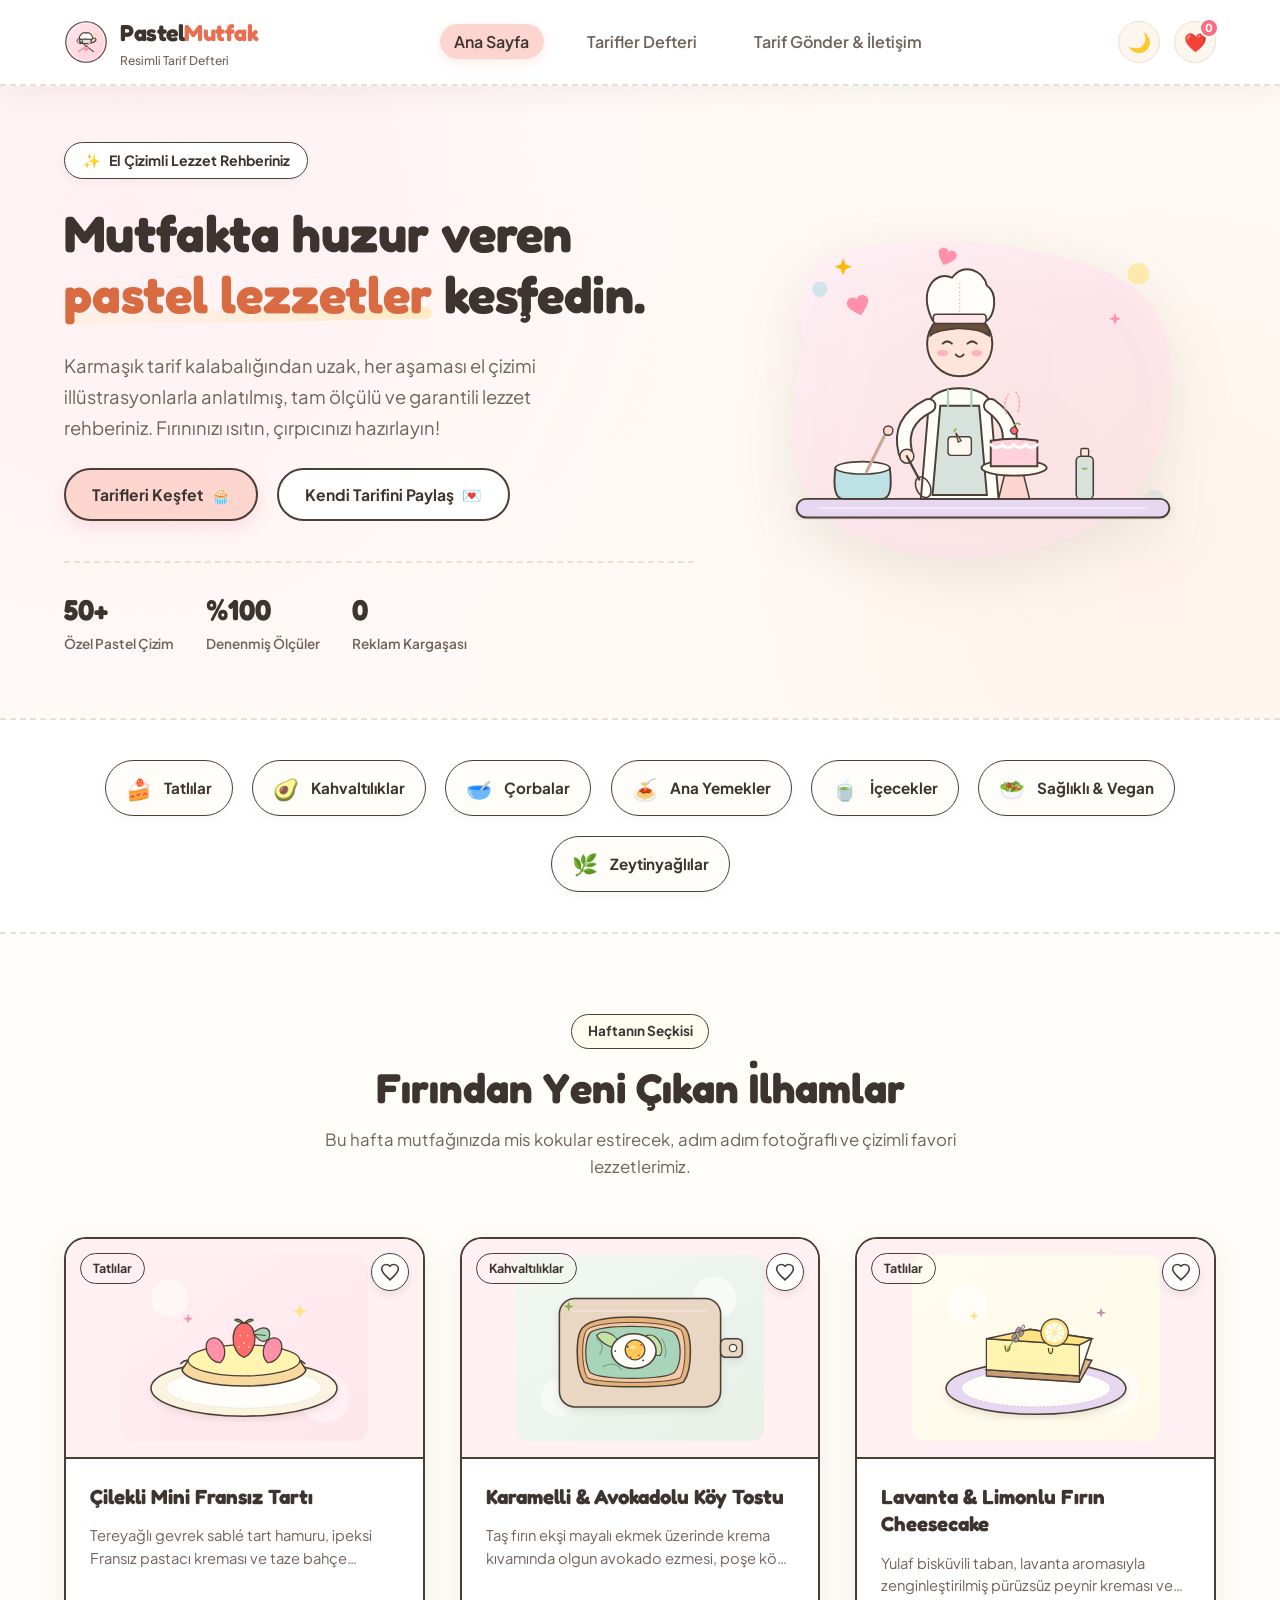
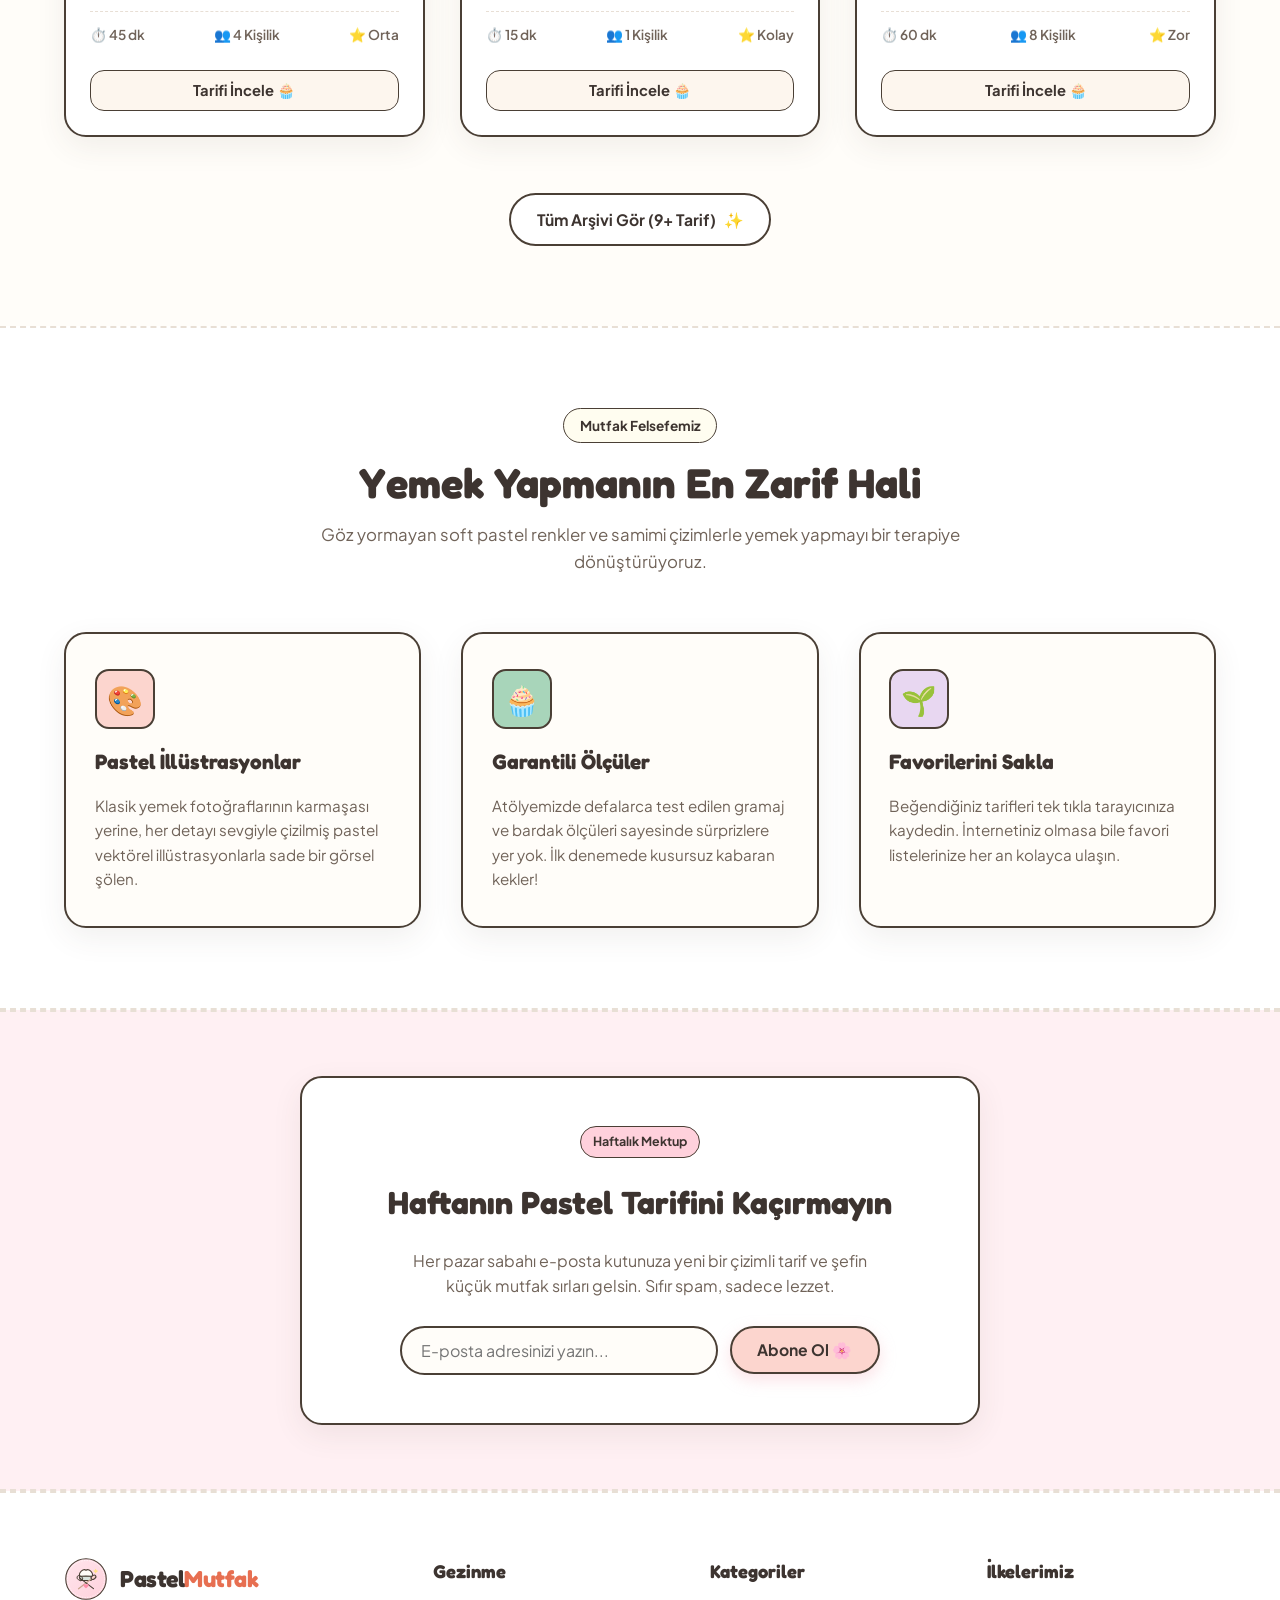
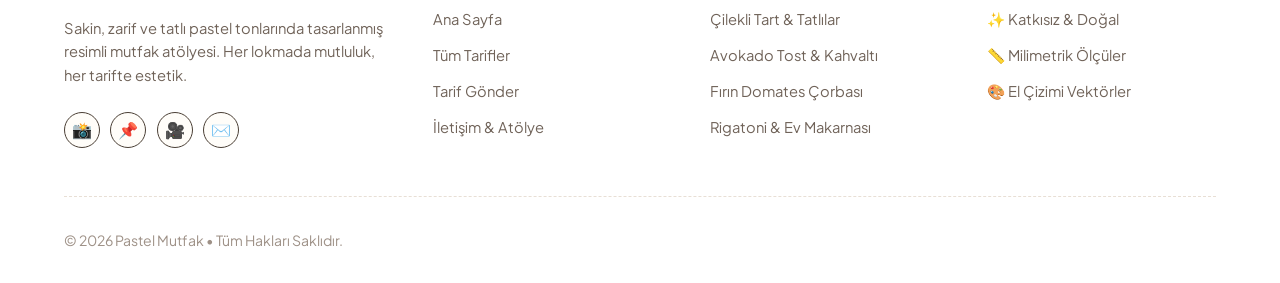
<file: index.html>
<!DOCTYPE html>
<html lang="tr">
<head>
  <meta charset="UTF-8">
  <meta name="viewport" content="width=device-width, initial-scale=1.0">
  <meta name="description" content="Pastel Mutfak • Şık pastel çizim tarzında denenmiş, tam ölçülü tatlı, yemek ve kahvaltı tarifleri defteri.">
  <meta name="theme-color" content="#FFD1DC">
  <title>Pastel Mutfak • Resimli Pastel Tarif Defteri</title>

  <!-- Google Fonts: Fredoka & Plus Jakarta Sans -->
  <link rel="preconnect" href="https://fonts.googleapis.com">
  <link rel="preconnect" href="https://fonts.gstatic.com" crossorigin>
  <link href="https://fonts.googleapis.com/css2?family=Fredoka:wght@400;500;600;700&family=Plus+Jakarta+Sans:wght@400;500;600;700&display=swap" rel="stylesheet">

  <!-- Tek Harici Stil Dosyası -->
  <link rel="stylesheet" href="css/style.css">
</head>
<body>

  <!-- ======================================================================
       ORTAK ÜST BİLGİ & GEZİNME MENÜSÜ (HEADER / NAV - FLEXBOX)
       ====================================================================== -->
  <header class="site-header">
    <div class="container header-container">
      <!-- Marka Logosu & Başlık -->
      <a href="index.html" class="site-brand" aria-label="Pastel Mutfak Ana Sayfa">
        <img src="img/logo.svg" alt="Pastel Mutfak el çizimi tencere ve çırpıcı logosu" class="brand-logo-img">
        <div class="brand-text-wrap">
          <span class="brand-name">Pastel<span>Mutfak</span></span>
          <span class="brand-tagline">Resimli Tarif Defteri</span>
        </div>
      </a>

      <!-- Masaüstü & Mobil Gezinme Menüsü -->
      <nav class="site-nav" aria-label="Ana Gezinme">
        <ul class="nav-menu" id="nav-menu">
          <li><a href="index.html" class="nav-link active">Ana Sayfa</a></li>
          <li><a href="tarifler.html" class="nav-link">Tarifler Defteri</a></li>
          <li><a href="iletisim.html" class="nav-link">Tarif Gönder & İletişim</a></li>
        </ul>
      </nav>

      <!-- Aksiyon Düğmeleri (Gece Modu & Favoriler) -->
      <div class="header-actions">
        <!-- Gece / Gündüz Pastel Modu -->
        <button type="button" class="icon-btn" id="theme-toggle-btn" aria-label="Gece Modunu Değiştir" title="Tema Değiştir">
          🌙
        </button>

        <!-- Favoriler Kısayolu -->
        <a href="tarifler.html?filter=favorites" class="icon-btn" aria-label="Favori Tariflerim" title="Favorilerim">
          ❤️
          <span class="badge-count" id="fav-count-badge">0</span>
        </a>

        <!-- Mobil Menü Aç/Kapat Butonu -->
        <button type="button" class="mobile-nav-toggle" id="nav-toggle" aria-label="Menüyü Aç veya Kapat" aria-expanded="false">
          <span></span>
          <span></span>
          <span></span>
        </button>
      </div>
    </div>
  </header>

  <!-- ======================================================================
       ANA İÇERİK (MAIN)
       ====================================================================== -->
  <main id="main-content">

    <!-- 1. HERO BÖLÜMÜ (CSS GRID & ANİMASYON) -->
    <section class="hero-section">
      <div class="container hero-grid">
        <div class="hero-content">
          <div class="hero-pill">
            <span>✨</span> El Çizimli Lezzet Rehberiniz
          </div>
          <h1 class="hero-title">
            Mutfakta huzur veren <span class="highlight">pastel lezzetler</span> keşfedin.
          </h1>
          <p class="hero-description">
            Karmaşık tarif kalabalığından uzak, her aşaması el çizimi illüstrasyonlarla anlatılmış, tam ölçülü ve garantili lezzet rehberiniz. Fırınınızı ısıtın, çırpıcınızı hazırlayın!
          </p>
          <div class="hero-cta-group">
            <a href="tarifler.html" class="btn btn-primary">
              <span>Tarifleri Keşfet</span>
              <span>🧁</span>
            </a>
            <a href="iletisim.html" class="btn btn-secondary">
              <span>Kendi Tarifini Paylaş</span>
              <span>💌</span>
            </a>
          </div>

          <!-- İstatistikler / Özet Bilgi -->
          <div class="hero-stats">
            <div class="stat-item">
              <span class="stat-number">50+</span>
              <span class="stat-label">Özel Pastel Çizim</span>
            </div>
            <div class="stat-item">
              <span class="stat-number">%100</span>
              <span class="stat-label">Denenmiş Ölçüler</span>
            </div>
            <div class="stat-item">
              <span class="stat-number">0</span>
              <span class="stat-label">Reklam Kargaşası</span>
            </div>
          </div>
        </div>

        <!-- Hero Sağ: Pastel Şef İllüstrasyonu -->
        <div class="hero-visual">
          <figure class="hero-illustration-wrap">
            <img src="img/hero-chef.svg" alt="Pastel tonlarda önlüklü ve çırpıcılı sevimli şef çizimi" width="500" height="420">
          </figure>
        </div>
      </div>
    </section>

    <!-- 2. HIZLI KATEGORİ ŞERİDİ (FLEXBOX) -->
    <section class="quick-categories-section" aria-label="Popüler Kategoriler">
      <div class="container">
        <div class="categories-scroll-wrap">
          <a href="tarifler.html?cat=tatlilar" class="quick-cat-card">
            <span class="quick-cat-icon">🍰</span>
            <span>Tatlılar</span>
          </a>
          <a href="tarifler.html?cat=kahvaltiliklar" class="quick-cat-card">
            <span class="quick-cat-icon">🥑</span>
            <span>Kahvaltılıklar</span>
          </a>
          <a href="tarifler.html?cat=corbalar" class="quick-cat-card">
            <span class="quick-cat-icon">🥣</span>
            <span>Çorbalar</span>
          </a>
          <a href="tarifler.html?cat=anayemekler" class="quick-cat-card">
            <span class="quick-cat-icon">🍝</span>
            <span>Ana Yemekler</span>
          </a>
          <a href="tarifler.html?cat=icecekler" class="quick-cat-card">
            <span class="quick-cat-icon">🍵</span>
            <span>İçecekler</span>
          </a>
          <a href="tarifler.html?cat=saglikli" class="quick-cat-card">
            <span class="quick-cat-icon">🥗</span>
            <span>Sağlıklı & Vegan</span>
          </a>
          <a href="tarifler.html?cat=zeytinyaglilar" class="quick-cat-card">
            <span class="quick-cat-icon">🌿</span>
            <span>Zeytinyağlılar</span>
          </a>
        </div>
      </div>
    </section>

    <!-- 3. ÖNE ÇIKAN SEÇKİN TARİFLER VİTRİNİ (CSS GRID & DİNAMİK JSON) -->
    <section class="featured-section">
      <div class="container">
        <header class="section-header">
          <span class="section-tag">Haftanın Seçkisi</span>
          <h2 class="section-title">Fırından Yeni Çıkan İlhamlar</h2>
          <p class="section-subtitle">
            Bu hafta mutfağınızda mis kokular estirecek, adım adım fotoğraflı ve çizimli favori lezzetlerimiz.
          </p>
        </header>

        <!-- Dinamik JSON İçeriği Bu Konteynere Yüklenir -->
        <div class="recipes-grid" id="featured-recipes-container">
          <!-- Yükleniyor Göstergesi -->
          <div class="loading-box" id="loading-indicator">
            <div class="spinner"></div>
            <p class="loading-text">Pastel tarifler fırından çıkıyor...</p>
          </div>
        </div>

        <div style="text-align: center; margin-top: 3.5rem;">
          <a href="tarifler.html" class="btn btn-secondary">
            <span>Tüm Arşivi Gör (9+ Tarif)</span>
            <span>✨</span>
          </a>
        </div>
      </div>
    </section>

    <!-- 4. "NEDEN PASTEL MUTFAK?" ÖZELLİKLERİ (CSS GRID) -->
    <section class="features-section">
      <div class="container">
        <header class="section-header">
          <span class="section-tag">Mutfak Felsefemiz</span>
          <h2 class="section-title">Yemek Yapmanın En Zarif Hali</h2>
          <p class="section-subtitle">
            Göz yormayan soft pastel renkler ve samimi çizimlerle yemek yapmayı bir terapiye dönüştürüyoruz.
          </p>
        </header>

        <div class="features-grid">
          <article class="feature-box">
            <div class="feature-icon-wrap">🎨</div>
            <h3 class="feature-title">Pastel İllüstrasyonlar</h3>
            <p class="feature-text">
              Klasik yemek fotoğraflarının karmaşası yerine, her detayı sevgiyle çizilmiş pastel vektörel illüstrasyonlarla sade bir görsel şölen.
            </p>
          </article>

          <article class="feature-box">
            <div class="feature-icon-wrap">🧁</div>
            <h3 class="feature-title">Garantili Ölçüler</h3>
            <p class="feature-text">
              Atölyemizde defalarca test edilen gramaj ve bardak ölçüleri sayesinde sürprizlere yer yok. İlk denemede kusursuz kabaran kekler!
            </p>
          </article>

          <article class="feature-box">
            <div class="feature-icon-wrap">🌱</div>
            <h3 class="feature-title">Favorilerini Sakla</h3>
            <p class="feature-text">
              Beğendiğiniz tarifleri tek tıkla tarayıcınıza kaydedin. İnternetiniz olmasa bile favori listelerinize her an kolayca ulaşın.
            </p>
          </article>
        </div>
      </div>
    </section>

    <!-- 5. E-BÜLTEN BÖLÜMÜ (MİNİ FORM & JAVASCRIPT DOĞRULAMA) -->
    <section class="newsletter-section">
      <div class="container">
        <div class="newsletter-card">
          <span class="badge badge-tatlilar">Haftalık Mektup</span>
          <h2 class="newsletter-title">Haftanın Pastel Tarifini Kaçırmayın</h2>
          <p class="newsletter-desc">
            Her pazar sabahı e-posta kutunuza yeni bir çizimli tarif ve şefin küçük mutfak sırları gelsin. Sıfır spam, sadece lezzet.
          </p>
          <form class="newsletter-form" id="newsletter-form" novalidate>
            <input type="email" class="newsletter-input" id="newsletter-email" placeholder="E-posta adresinizi yazın..." required autocomplete="email">
            <button type="submit" class="btn btn-primary">Abone Ol 🌸</button>
          </form>
        </div>
      </div>
    </section>

  </main>

  <!-- ======================================================================
       TARİF DETAY MODALI (POPUP)
       ====================================================================== -->
  <div class="modal-overlay" id="recipe-modal" role="dialog" aria-modal="true" aria-hidden="true">
    <div class="modal-card">
      <button type="button" class="modal-close-btn" id="modal-close-btn" aria-label="Kapat">✕</button>

      <div class="modal-header-hero">
        <img src="img/cilekli-tart.svg" alt="Tarif görseli" id="modal-recipe-img">
      </div>

      <div class="modal-body">
        <div class="modal-title-wrap">
          <span class="badge badge-tatlilar" id="modal-recipe-category">Tatlılar</span>
          <h2 class="modal-title" id="modal-recipe-title">Tarif Başlığı</h2>
          <div class="modal-meta-chips">
            <span class="modal-meta-chip" id="modal-recipe-time">⏱️ 45 dk</span>
            <span class="modal-meta-chip" id="modal-recipe-servings">👥 4 Kişilik</span>
            <span class="modal-meta-chip" id="modal-recipe-difficulty">⭐ Orta</span>
            <span class="modal-meta-chip" id="modal-recipe-calories">🔥 290 kcal</span>
          </div>
        </div>

        <p id="modal-recipe-desc" class="card-desc">Tarif açıklaması...</p>

        <!-- Malzemeler -->
        <section>
          <h3 class="modal-section-title">🥣 Gerekli Malzemeler</h3>
          <ul class="modal-ingredients-list" id="modal-ingredients-list">
            <!-- Dinamik doldurulur -->
          </ul>
        </section>

        <!-- Hazırlanış Adımları -->
        <section>
          <h3 class="modal-section-title">👩‍🍳 Adım Adım Hazırlanış</h3>
          <ol class="modal-instructions-list" id="modal-instructions-list">
            <!-- Dinamik doldurulur -->
          </ol>
        </section>

        <!-- Şefin Pastel Tüyosu -->
        <div class="modal-tip-box">
          <span style="font-size: 1.5rem;">💡</span>
          <div>
            <strong style="color: #6A5000; font-size: 0.95rem; display: block; margin-bottom: 2px;">Şefin Pastel Notu:</strong>
            <p id="modal-tip-text">Tüyo metni...</p>
          </div>
        </div>
      </div>
    </div>
  </div>

  <!-- Toast Bildirim Kutusu -->
  <div class="toast-notice" id="toast-notification" role="alert" aria-live="polite"></div>

  <!-- ======================================================================
       ORTAK ALT BİLGİ (FOOTER - CSS GRID & FLEXBOX)
       ====================================================================== -->
  <footer class="site-footer">
    <div class="container">
      <div class="footer-grid">
        <!-- 1. Kolon: Marka & Açıklama -->
        <div class="footer-brand-col">
          <a href="index.html" class="site-brand">
            <img src="img/logo.svg" alt="Pastel Mutfak Logo" class="brand-logo-img">
            <span class="brand-name">Pastel<span>Mutfak</span></span>
          </a>
          <p class="footer-desc">
            Sakin, zarif ve tatlı pastel tonlarında tasarlanmış resimli mutfak atölyesi. Her lokmada mutluluk, her tarifte estetik.
          </p>
          <div class="footer-social-wrap">
            <a href="#" class="social-pill" aria-label="Instagram">📸</a>
            <a href="#" class="social-pill" aria-label="Pinterest">📌</a>
            <a href="#" class="social-pill" aria-label="YouTube">🎥</a>
            <a href="#" class="social-pill" aria-label="E-posta">✉️</a>
          </div>
        </div>

        <!-- 2. Kolon: Sayfalar -->
        <div>
          <h3 class="footer-title">Gezinme</h3>
          <ul class="footer-links-list">
            <li><a href="index.html" class="footer-link">Ana Sayfa</a></li>
            <li><a href="tarifler.html" class="footer-link">Tüm Tarifler</a></li>
            <li><a href="iletisim.html" class="footer-link">Tarif Gönder</a></li>
            <li><a href="iletisim.html" class="footer-link">İletişim & Atölye</a></li>
          </ul>
        </div>

        <!-- 3. Kolon: Popüler Başlıklar -->
        <div>
          <h3 class="footer-title">Kategoriler</h3>
          <ul class="footer-links-list">
            <li><a href="tarifler.html?cat=tatlilar" class="footer-link">Çilekli Tart & Tatlılar</a></li>
            <li><a href="tarifler.html?cat=kahvaltiliklar" class="footer-link">Avokado Tost & Kahvaltı</a></li>
            <li><a href="tarifler.html?cat=corbalar" class="footer-link">Fırın Domates Çorbası</a></li>
            <li><a href="tarifler.html?cat=anayemekler" class="footer-link">Rigatoni & Ev Makarnası</a></li>
          </ul>
        </div>

        <!-- 4. Kolon: Mutfak İlkeleri -->
        <div>
          <h3 class="footer-title">İlkelerimiz</h3>
          <ul class="footer-links-list">
            <li><span class="footer-link">✨ Katkısız & Doğal</span></li>
            <li><span class="footer-link">📏 Milimetrik Ölçüler</span></li>
            <li><span class="footer-link">🎨 El Çizimi Vektörler</span></li>
          </ul>
        </div>
      </div>

      <div class="footer-bottom-bar">
        <p>&copy; 2026 Pastel Mutfak • Tüm Hakları Saklıdır.</p>
      </div>
    </div>
  </footer>

  <!-- Harici JavaScript -->
  <script src="js/main.js"></script>
</body>
</html>
</file>
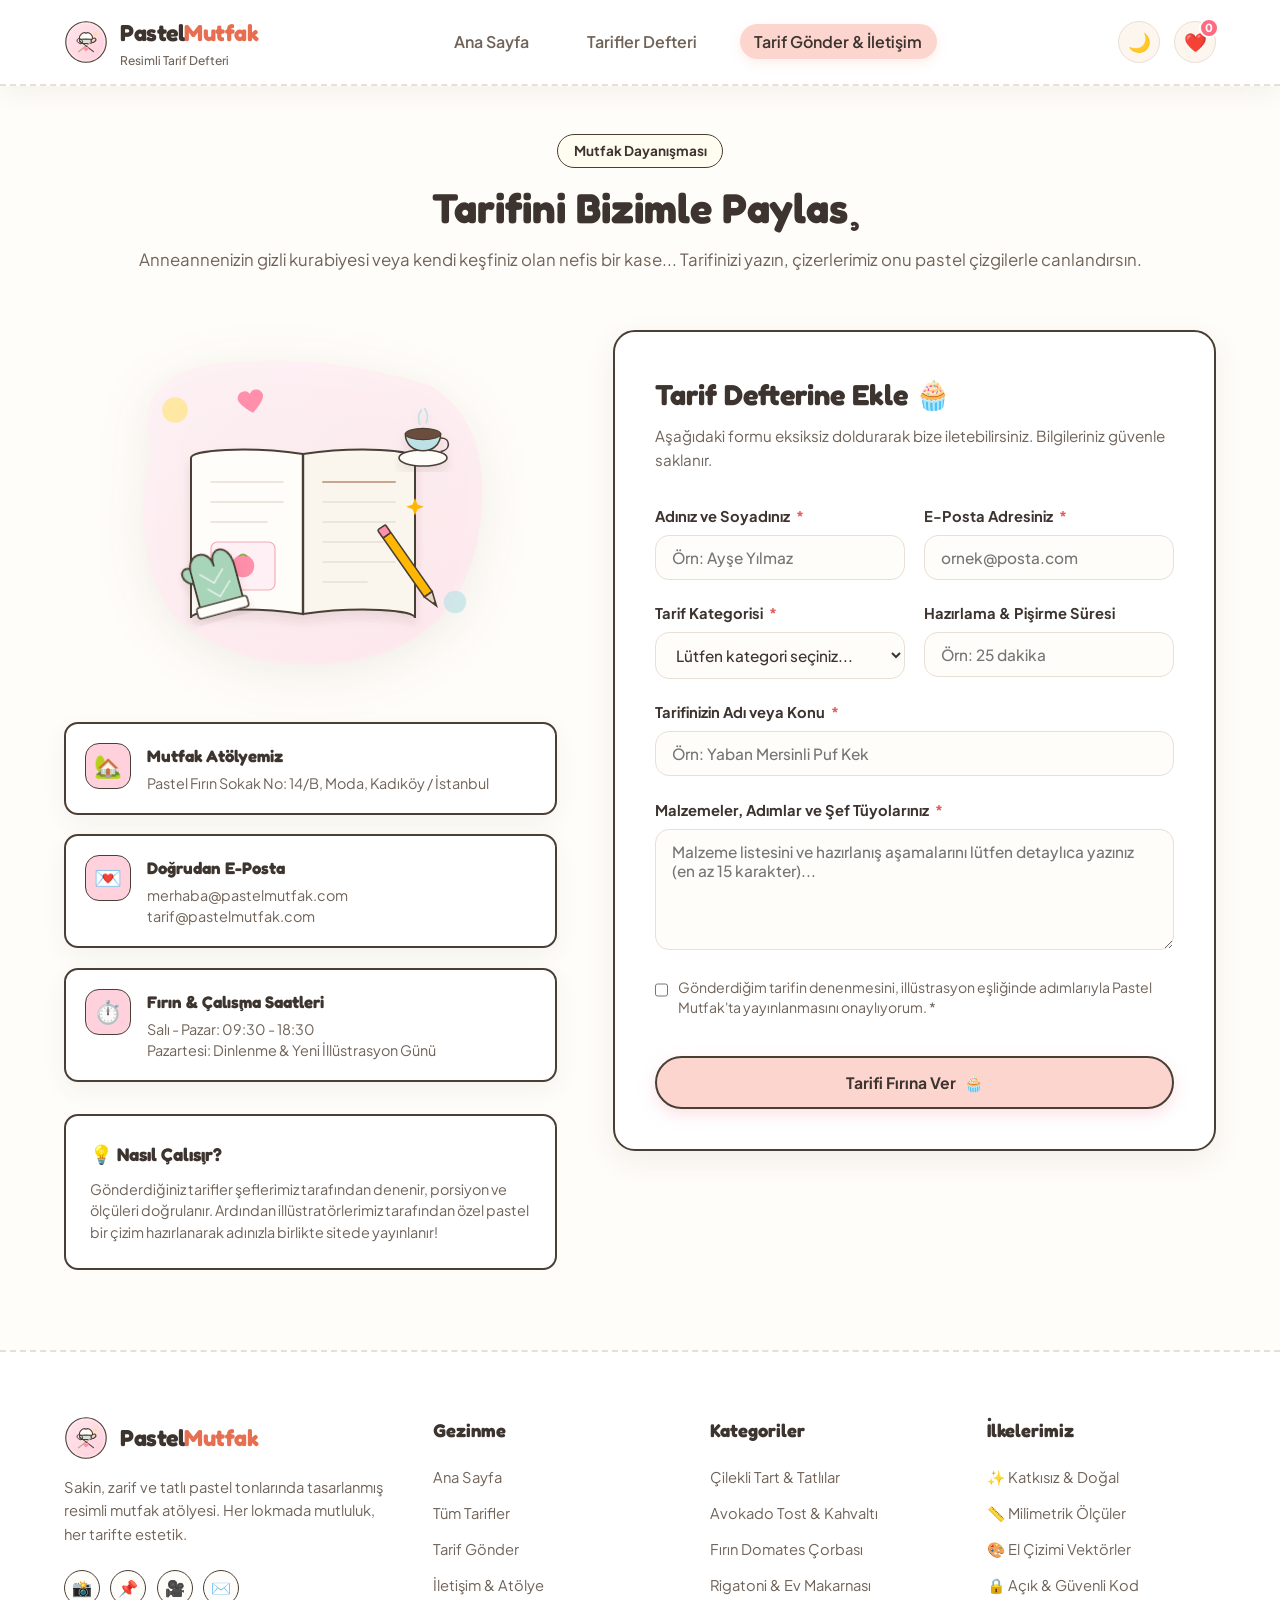
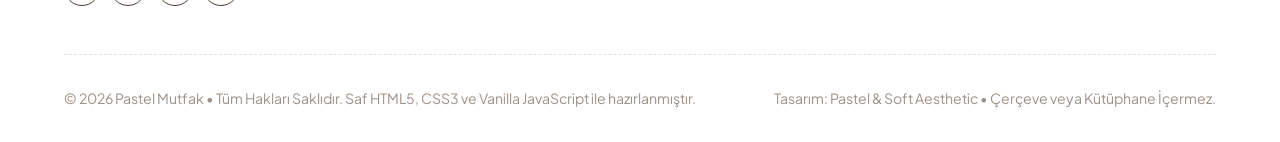
<file: iletisim.html>
<!DOCTYPE html>
<html lang="tr">
<head>
  <meta charset="UTF-8">
  <meta name="viewport" content="width=device-width, initial-scale=1.0">
  <meta name="description" content="Pastel Mutfak İletişim & Tarif Gönder • Kendi özel tariflerinizi paylaşın, atölyemize ulaşın ve pastel lezzet defterinde yerinizi alın.">
  <meta name="theme-color" content="#FFD1DC">
  <title>Tarif Gönder & İletişim • Pastel Mutfak</title>

  <!-- Google Fonts: Fredoka & Plus Jakarta Sans -->
  <link rel="preconnect" href="https://fonts.googleapis.com">
  <link rel="preconnect" href="https://fonts.gstatic.com" crossorigin>
  <link href="https://fonts.googleapis.com/css2?family=Fredoka:wght@400;500;600;700&family=Plus+Jakarta+Sans:wght@400;500;600;700&display=swap" rel="stylesheet">

  <!-- Tek Harici Stil Dosyası -->
  <link rel="stylesheet" href="css/style.css">
</head>
<body>

  <!-- ======================================================================
       ORTAK ÜST BİLGİ & GEZİNME MENÜSÜ (HEADER / NAV - FLEXBOX)
       ====================================================================== -->
  <header class="site-header">
    <div class="container header-container">
      <a href="index.html" class="site-brand" aria-label="Pastel Mutfak Ana Sayfa">
        <img src="img/logo.svg" alt="Pastel Mutfak logosu" class="brand-logo-img">
        <div class="brand-text-wrap">
          <span class="brand-name">Pastel<span>Mutfak</span></span>
          <span class="brand-tagline">Resimli Tarif Defteri</span>
        </div>
      </a>

      <nav class="site-nav" aria-label="Ana Gezinme">
        <ul class="nav-menu" id="nav-menu">
          <li><a href="index.html" class="nav-link">Ana Sayfa</a></li>
          <li><a href="tarifler.html" class="nav-link">Tarifler Defteri</a></li>
          <li><a href="iletisim.html" class="nav-link active">Tarif Gönder & İletişim</a></li>
        </ul>
      </nav>

      <div class="header-actions">
        <button type="button" class="icon-btn" id="theme-toggle-btn" aria-label="Gece Modunu Değiştir" title="Tema Değiştir">
          🌙
        </button>

        <a href="tarifler.html?filter=favorites" class="icon-btn" aria-label="Favori Tariflerim" title="Favorilerim">
          ❤️
          <span class="badge-count" id="fav-count-badge">0</span>
        </a>

        <button type="button" class="mobile-nav-toggle" id="nav-toggle" aria-label="Menüyü Aç veya Kapat" aria-expanded="false">
          <span></span>
          <span></span>
          <span></span>
        </button>
      </div>
    </div>
  </header>

  <!-- ======================================================================
       ANA İÇERİK: İLETİŞİM & TARİF GÖNDERME
       ====================================================================== -->
  <main id="main-content">

    <!-- Sayfa Başlığı -->
    <section class="contact-hero-section">
      <div class="container" style="text-align: center;">
        <span class="section-tag">Mutfak Dayanışması</span>
        <h1 class="section-title">Tarifini Bizimle Paylaş</h1>
        <p class="section-subtitle">
          Anneannenizin gizli kurabiyesi veya kendi keşfiniz olan nefis bir kase... Tarifinizi yazın, çizerlerimiz onu pastel çizgilerle canlandırsın.
        </p>
      </div>
    </section>

    <!-- İLETİŞİM & FORM BÖLÜMÜ (CSS GRID İKİ KOLON) -->
    <section style="padding: 1.5rem 0 5rem;">
      <div class="container contact-layout-grid">

        <!-- SOL KOLON: BİLGİLER, İLLÜSTRASYON & SSS -->
        <aside class="contact-info-panel">
          <!-- Pastel İletişim İllüstrasyonu -->
          <figure class="contact-illustration-wrap">
            <img src="img/contact-illustration.svg" alt="Pastel tarif defteri, fırın eldiveni, kahve kupası ve kalem çizimi" width="450" height="380">
          </figure>

          <!-- İletişim & Atölye Bilgi Kartları -->
          <div class="contact-cards-group">
            <article class="contact-item-card">
              <div class="contact-icon-bubble">🏡</div>
              <div>
                <h3 class="contact-card-title">Mutfak Atölyemiz</h3>
                <p class="contact-card-desc">
                  Pastel Fırın Sokak No: 14/B, Moda, Kadıköy / İstanbul
                </p>
              </div>
            </article>

            <article class="contact-item-card">
              <div class="contact-icon-bubble">💌</div>
              <div>
                <h3 class="contact-card-title">Doğrudan E-Posta</h3>
                <p class="contact-card-desc">
                  merhaba@pastelmutfak.com<br>
                  tarif@pastelmutfak.com
                </p>
              </div>
            </article>

            <article class="contact-item-card">
              <div class="contact-icon-bubble">⏱️</div>
              <div>
                <h3 class="contact-card-title">Fırın & Çalışma Saatleri</h3>
                <p class="contact-card-desc">
                  Salı - Pazar: 09:30 - 18:30<br>
                  Pazartesi: Dinlenme & Yeni İllüstrasyon Günü
                </p>
              </div>
            </article>
          </div>

          <!-- Küçük Sıkça Sorulan Sorular Kutusu -->
          <div style="background-color: var(--bg-surface); padding: 1.5rem; border-radius: var(--radius-md); border: 2px solid var(--stroke-main);">
            <h3 style="font-family: var(--font-heading); font-size: 1.15rem; margin-bottom: 0.6rem; color: var(--text-primary);">
              💡 Nasıl Çalışır?
            </h3>
            <p style="font-size: 0.9rem; color: var(--text-secondary); line-height: 1.5;">
              Gönderdiğiniz tarifler şeflerimiz tarafından denenir, porsiyon ve ölçüleri doğrulanır. Ardından illüstratörlerimiz tarafından özel pastel bir çizim hazırlanarak adınızla birlikte sitede yayınlanır!
            </p>
          </div>
        </aside>

        <!-- SAĞ KOLON: TARİF GÖNDERME & İLETİŞİM FORMU (HTML5 + JAVASCRIPT DOĞRULAMA) -->
        <section class="contact-form-panel">
          <header class="form-header">
            <h2 class="form-header-title">Tarif Defterine Ekle 🧁</h2>
            <p class="form-header-desc">
              Aşağıdaki formu eksiksiz doldurarak bize iletebilirsiniz. Bilgileriniz güvenle saklanır.
            </p>
          </header>

          <!-- Taslak Bildirim Kutusu (localStorage ile yüklenir) -->
          <div class="draft-alert-banner" id="draft-alert" role="status">
            <span>📝 Daha önce yazdığınız tarif taslağı otomatik geri yüklendi.</span>
            <button type="button" class="draft-clear-btn" id="draft-clear-btn">Taslağı Sil</button>
          </div>

          <!-- Asıl Form (novalidate eklenerek JavaScript kontrolü ön plana çıkarılır) -->
          <form class="recipe-form" id="recipe-contact-form" novalidate>
            <!-- 2 Kolonlu Satır: Ad Soyad & E-posta -->
            <div class="form-row-2col">
              <div class="form-group">
                <label for="contact-name" class="form-label">
                  Adınız ve Soyadınız <span class="req">*</span>
                </label>
                <input type="text" id="contact-name" name="name" class="form-control" placeholder="Örn: Ayşe Yılmaz" required minlength="3" autocomplete="name">
                <span class="error-msg" id="error-name"></span>
              </div>

              <div class="form-group">
                <label for="contact-email" class="form-label">
                  E-Posta Adresiniz <span class="req">*</span>
                </label>
                <input type="email" id="contact-email" name="email" class="form-control" placeholder="ornek@posta.com" required autocomplete="email">
                <span class="error-msg" id="error-email"></span>
              </div>
            </div>

            <!-- 2 Kolonlu Satır: Kategori & Süre -->
            <div class="form-row-2col">
              <div class="form-group">
                <label for="contact-category" class="form-label">
                  Tarif Kategorisi <span class="req">*</span>
                </label>
                <select id="contact-category" name="category" class="form-control" required>
                  <option value="">Lütfen kategori seçiniz...</option>
                  <option value="Tatlilar">🍰 Tatlılar & Fırından</option>
                  <option value="Kahvaltiliklar">🥑 Kahvaltılıklar</option>
                  <option value="Corbalar">🥣 Çorbalar & Başlangıçlar</option>
                  <option value="AnaYemekler">🍝 Ana Yemekler</option>
                  <option value="Icecekler">🍵 İçecekler & Latte</option>
                  <option value="Saglikli">🥗 Sağlıklı & Kaseler</option>
                  <option value="Zeytinyaglilar">🌿 Ege Zeytinyağlıları</option>
                  <option value="GenelMesaj">💬 Genel Mesaj / Soru</option>
                </select>
                <span class="error-msg" id="error-category"></span>
              </div>

              <div class="form-group">
                <label for="contact-time" class="form-label">
                  Hazırlama & Pişirme Süresi
                </label>
                <input type="text" id="contact-time" name="time" class="form-control" placeholder="Örn: 25 dakika">
              </div>
            </div>

            <!-- Tarif Adı / Konu -->
            <div class="form-group">
              <label for="contact-title" class="form-label">
                Tarifinizin Adı veya Konu <span class="req">*</span>
              </label>
              <input type="text" id="contact-title" name="title" class="form-control" placeholder="Örn: Yaban Mersinli Puf Kek" required minlength="3">
              <span class="error-msg" id="error-title"></span>
            </div>

            <!-- Tarif Malzemeleri & Yapılışı -->
            <div class="form-group">
              <label for="contact-message" class="form-label">
                Malzemeler, Adımlar ve Şef Tüyolarınız <span class="req">*</span>
              </label>
              <textarea id="contact-message" name="message" class="form-control" rows="5" placeholder="Malzeme listesini ve hazırlanış aşamalarını lütfen detaylıca yazınız (en az 15 karakter)..." required minlength="15"></textarea>
              <span class="error-msg" id="error-message"></span>
            </div>

            <!-- Şartlar ve KVKK Onay Kutusu (Checkbox) -->
            <div class="form-checkbox-group">
              <input type="checkbox" id="contact-consent" name="consent" class="checkbox-custom" required>
              <label for="contact-consent" class="checkbox-label">
                Gönderdiğim tarifin denenmesini, illüstrasyon eşliğinde adımlarıyla Pastel Mutfak'ta yayınlanmasını onaylıyorum. <span class="req">*</span>
              </label>
            </div>
            <span class="error-msg" id="error-consent" style="margin-left: 24px;"></span>

            <!-- Gönder Butonu -->
            <div style="margin-top: 1rem;">
              <button type="submit" class="btn btn-primary" style="width: 100%; padding: 0.9rem;">
                <span>Tarifi Fırına Ver</span>
                <span>🧁</span>
              </button>
            </div>
          </form>
        </section>

      </div>
    </section>

  </main>

  <!-- Toast Bildirim Kutusu -->
  <div class="toast-notice" id="toast-notification" role="alert" aria-live="polite"></div>

  <!-- ======================================================================
       ORTAK ALT BİLGİ (FOOTER - CSS GRID & FLEXBOX)
       ====================================================================== -->
  <footer class="site-footer">
    <div class="container">
      <div class="footer-grid">
        <div class="footer-brand-col">
          <a href="index.html" class="site-brand">
            <img src="img/logo.svg" alt="Pastel Mutfak Logo" class="brand-logo-img">
            <span class="brand-name">Pastel<span>Mutfak</span></span>
          </a>
          <p class="footer-desc">
            Sakin, zarif ve tatlı pastel tonlarında tasarlanmış resimli mutfak atölyesi. Her lokmada mutluluk, her tarifte estetik.
          </p>
          <div class="footer-social-wrap">
            <a href="#" class="social-pill" aria-label="Instagram">📸</a>
            <a href="#" class="social-pill" aria-label="Pinterest">📌</a>
            <a href="#" class="social-pill" aria-label="YouTube">🎥</a>
            <a href="#" class="social-pill" aria-label="E-posta">✉️</a>
          </div>
        </div>

        <div>
          <h3 class="footer-title">Gezinme</h3>
          <ul class="footer-links-list">
            <li><a href="index.html" class="footer-link">Ana Sayfa</a></li>
            <li><a href="tarifler.html" class="footer-link">Tüm Tarifler</a></li>
            <li><a href="iletisim.html" class="footer-link">Tarif Gönder</a></li>
            <li><a href="iletisim.html" class="footer-link">İletişim & Atölye</a></li>
          </ul>
        </div>

        <div>
          <h3 class="footer-title">Kategoriler</h3>
          <ul class="footer-links-list">
            <li><a href="tarifler.html?cat=tatlilar" class="footer-link">Çilekli Tart & Tatlılar</a></li>
            <li><a href="tarifler.html?cat=kahvaltiliklar" class="footer-link">Avokado Tost & Kahvaltı</a></li>
            <li><a href="tarifler.html?cat=corbalar" class="footer-link">Fırın Domates Çorbası</a></li>
            <li><a href="tarifler.html?cat=anayemekler" class="footer-link">Rigatoni & Ev Makarnası</a></li>
          </ul>
        </div>

        <div>
          <h3 class="footer-title">İlkelerimiz</h3>
          <ul class="footer-links-list">
            <li><span class="footer-link">✨ Katkısız & Doğal</span></li>
            <li><span class="footer-link">📏 Milimetrik Ölçüler</span></li>
            <li><span class="footer-link">🎨 El Çizimi Vektörler</span></li>
            <li><span class="footer-link">🔒 Açık & Güvenli Kod</span></li>
          </ul>
        </div>
      </div>

      <div class="footer-bottom-bar">
        <p>&copy; 2026 Pastel Mutfak • Tüm Hakları Saklıdır. Saf HTML5, CSS3 ve Vanilla JavaScript ile hazırlanmıştır.</p>
        <p>Tasarım: Pastel & Soft Aesthetic • Çerçeve veya Kütüphane İçermez.</p>
      </div>
    </div>
  </footer>

  <!-- Harici JavaScript -->
  <script src="js/main.js"></script>
</body>
</html>
</file>
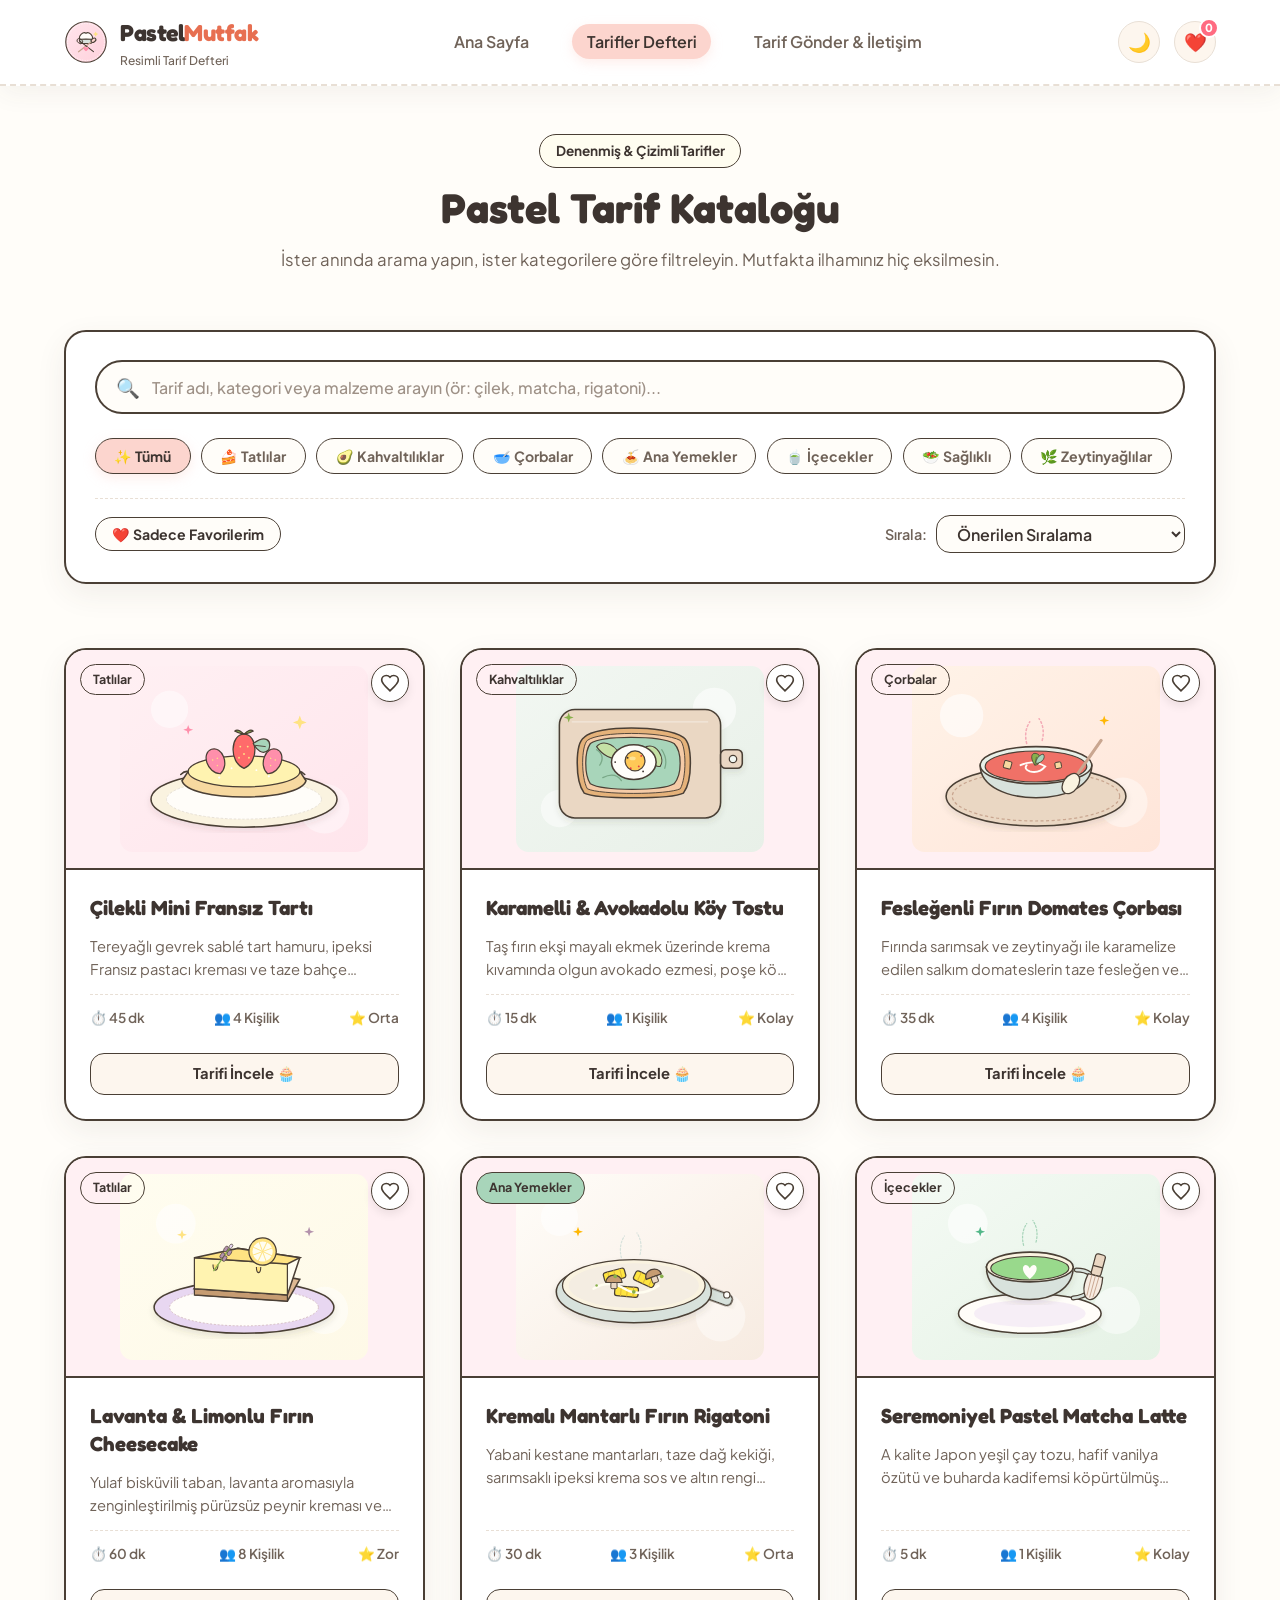
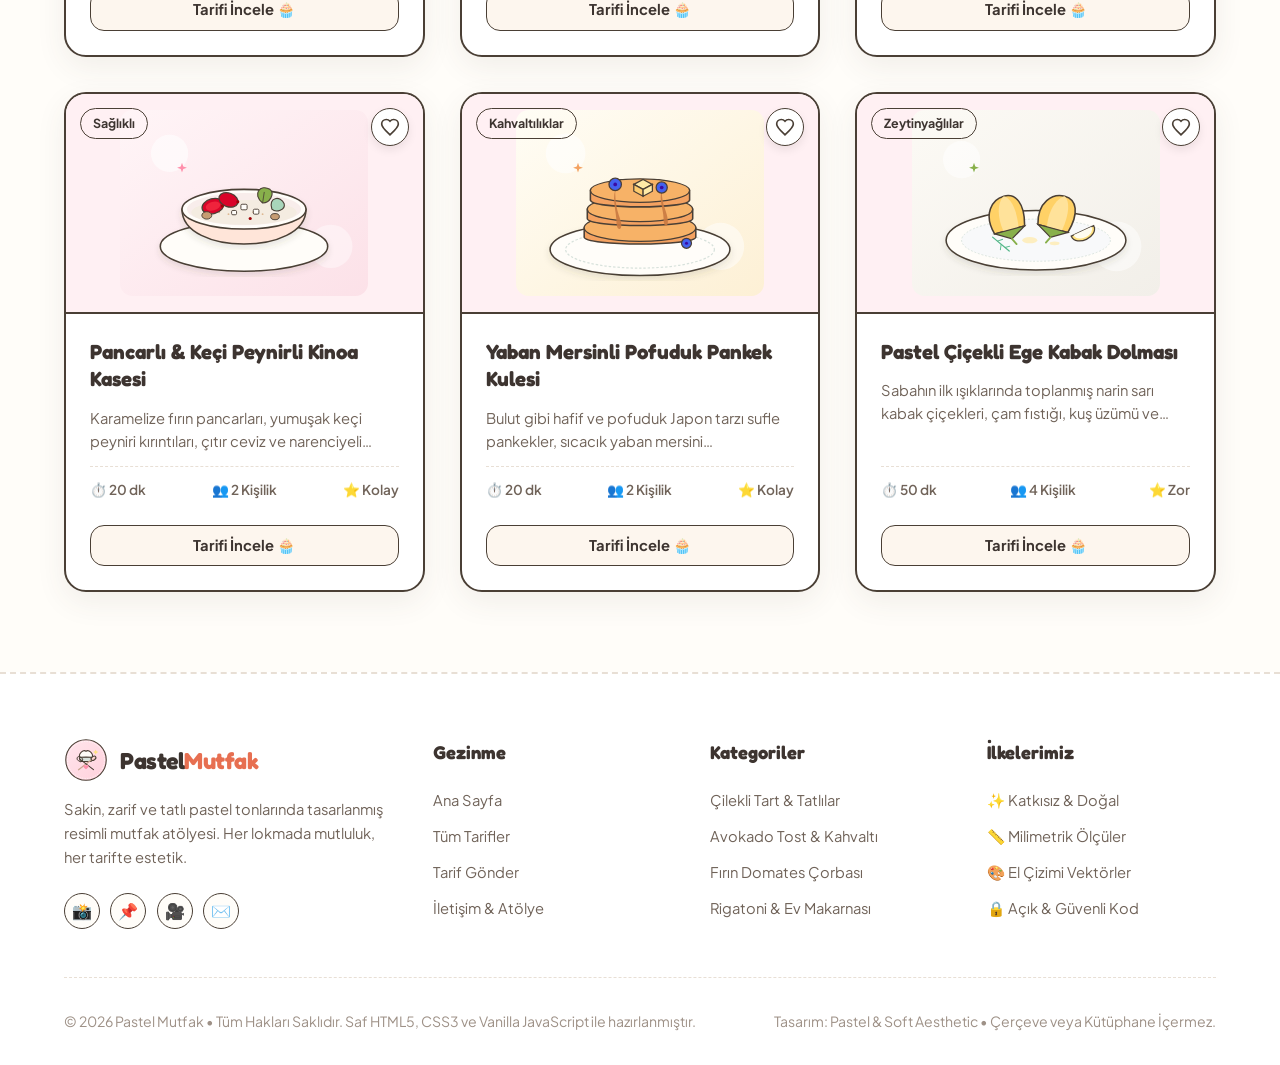
<file: tarifler.html>
<!DOCTYPE html>
<html lang="tr">
<head>
  <meta charset="UTF-8">
  <meta name="viewport" content="width=device-width, initial-scale=1.0">
  <meta name="description" content="Pastel Mutfak Tarif Defteri • Arama, filtreleme, kategori ve favori desteğiyle resimli pastel yemek ve tatlı tarifleri.">
  <meta name="theme-color" content="#FFD1DC">
  <title>Tarifler Defteri • Pastel Mutfak</title>

  <!-- Google Fonts: Fredoka & Plus Jakarta Sans -->
  <link rel="preconnect" href="https://fonts.googleapis.com">
  <link rel="preconnect" href="https://fonts.gstatic.com" crossorigin>
  <link href="https://fonts.googleapis.com/css2?family=Fredoka:wght@400;500;600;700&family=Plus+Jakarta+Sans:wght@400;500;600;700&display=swap" rel="stylesheet">

  <!-- Tek Harici Stil Dosyası -->
  <link rel="stylesheet" href="css/style.css">
</head>
<body>

  <!-- ======================================================================
       ORTAK ÜST BİLGİ & GEZİNME MENÜSÜ (HEADER / NAV - FLEXBOX)
       ====================================================================== -->
  <header class="site-header">
    <div class="container header-container">
      <a href="index.html" class="site-brand" aria-label="Pastel Mutfak Ana Sayfa">
        <img src="img/logo.svg" alt="Pastel Mutfak logosu" class="brand-logo-img">
        <div class="brand-text-wrap">
          <span class="brand-name">Pastel<span>Mutfak</span></span>
          <span class="brand-tagline">Resimli Tarif Defteri</span>
        </div>
      </a>

      <nav class="site-nav" aria-label="Ana Gezinme">
        <ul class="nav-menu" id="nav-menu">
          <li><a href="index.html" class="nav-link">Ana Sayfa</a></li>
          <li><a href="tarifler.html" class="nav-link active">Tarifler Defteri</a></li>
          <li><a href="iletisim.html" class="nav-link">Tarif Gönder & İletişim</a></li>
        </ul>
      </nav>

      <div class="header-actions">
        <button type="button" class="icon-btn" id="theme-toggle-btn" aria-label="Gece Modunu Değiştir" title="Tema Değiştir">
          🌙
        </button>

        <a href="tarifler.html?filter=favorites" class="icon-btn" aria-label="Favori Tariflerim" title="Favorilerim">
          ❤️
          <span class="badge-count" id="fav-count-badge">0</span>
        </a>

        <button type="button" class="mobile-nav-toggle" id="nav-toggle" aria-label="Menüyü Aç veya Kapat" aria-expanded="false">
          <span></span>
          <span></span>
          <span></span>
        </button>
      </div>
    </div>
  </header>

  <!-- ======================================================================
       ANA İÇERİK: TARİFLER VE FİLTRELEME
       ====================================================================== -->
  <main id="main-content">

    <!-- Sayfa Başlığı -->
    <section style="padding: 3rem 0 1rem; text-align: center;">
      <div class="container">
        <span class="section-tag">Denenmiş & Çizimli Tarifler</span>
        <h1 class="section-title">Pastel Tarif Kataloğu</h1>
        <p class="section-subtitle">
          İster anında arama yapın, ister kategorilere göre filtreleyin. Mutfakta ilhamınız hiç eksilmesin.
        </p>
      </div>
    </section>

    <!-- FİLTRELEME & ARAMA PANELİ (FLEXBOX & FORM ELEMANLARI) -->
    <section class="filter-search-section">
      <div class="container">
        <div class="filter-wrapper">
          <!-- Arama Çubuğu (input olayı ile anlık çalışır) -->
          <div class="search-bar-wrap">
            <span class="search-icon" aria-hidden="true">🔍</span>
            <input type="text" id="recipe-search-input" class="search-input" placeholder="Tarif adı, kategori veya malzeme arayın (ör: çilek, matcha, rigatoni)..." aria-label="Tarif Arama">
            <button type="button" id="search-clear-btn" class="search-clear-btn" aria-label="Aramayı Temizle">✕</button>
          </div>

          <!-- Kategori Sekmeleri (classList.add/remove('active')) -->
          <div class="category-pills" role="tablist" aria-label="Tarif Kategorileri">
            <button type="button" class="filter-btn active" data-category="all">✨ Tümü</button>
            <button type="button" class="filter-btn" data-category="tatlılar">🍰 Tatlılar</button>
            <button type="button" class="filter-btn" data-category="kahvaltılıklar">🥑 Kahvaltılıklar</button>
            <button type="button" class="filter-btn" data-category="çorbalar">🥣 Çorbalar</button>
            <button type="button" class="filter-btn" data-category="ana yemekler">🍝 Ana Yemekler</button>
            <button type="button" class="filter-btn" data-category="içecekler">🍵 İçecekler</button>
            <button type="button" class="filter-btn" data-category="sağlıklı">🥗 Sağlıklı</button>
            <button type="button" class="filter-btn" data-category="zeytinyağlılar">🌿 Zeytinyağlılar</button>
          </div>

          <!-- İkincil Araçlar (Favori Filtresi & Sıralama Seçimi) -->
          <div class="filter-sub-bar">
            <!-- Sadece Favorileri Göster Butonu -->
            <button type="button" class="filter-fav-toggle" id="filter-fav-btn" aria-pressed="false">
              <span>❤️ Sadece Favorilerim</span>
            </button>

            <!-- Sıralama Dropdown Menüsü (change olayı) -->
            <div class="sort-select-wrap">
              <label for="recipe-sort-select">Sırala:</label>
              <select id="recipe-sort-select" class="sort-select">
                <option value="default">Önerilen Sıralama</option>
                <option value="name-asc">Alfabetik (A-Z)</option>
                <option value="time-asc">Hazırlama Süresi (En Hızlı)</option>
                <option value="calories-asc">Kalori (En Düşük)</option>
              </select>
            </div>
          </div>
        </div>
      </div>
    </section>

    <!-- TARİFLER LİSTESİ (CSS GRID - DİNAMİK createElement İLE OLUŞTURULUR) -->
    <section style="padding: 2.5rem 0 5rem;">
      <div class="container">
        <!-- Yükleniyor Durumu (Loading Spinner) -->
        <div class="loading-box" id="loading-indicator">
          <div class="spinner"></div>
          <p class="loading-text">Pastel tarif defteri açılıyor...</p>
        </div>

        <!-- Hata Durumu (Error Box) -->
        <div class="error-box" id="error-indicator" style="display: none;">
          <span style="font-size: 2.5rem;">⚠️</span>
          <h3>Tarifler Yüklenirken Bir Sorun Oluştu</h3>
          <p>Veri dosyasına ulaşılamadı. Lütfen internet bağlantınızı kontrol edip tekrar deneyiniz.</p>
          <button type="button" class="btn btn-primary" id="retry-fetch-btn">Yeniden Dene 🔄</button>
        </div>

        <!-- Dinamik Tarif Kartları Izgarası (CSS Grid) -->
        <div class="recipes-grid" id="recipes-container">
          <!-- js/main.js tarafından document.createElement ile doldurulur -->
        </div>
      </div>
    </section>

  </main>

  <!-- ======================================================================
       TARİF DETAY MODALI (POPUP)
       ====================================================================== -->
  <div class="modal-overlay" id="recipe-modal" role="dialog" aria-modal="true" aria-hidden="true">
    <div class="modal-card">
      <button type="button" class="modal-close-btn" id="modal-close-btn" aria-label="Kapat">✕</button>

      <div class="modal-header-hero">
        <img src="img/cilekli-tart.svg" alt="Tarif görseli" id="modal-recipe-img">
      </div>

      <div class="modal-body">
        <div class="modal-title-wrap">
          <span class="badge badge-tatlilar" id="modal-recipe-category">Tatlılar</span>
          <h2 class="modal-title" id="modal-recipe-title">Tarif Başlığı</h2>
          <div class="modal-meta-chips">
            <span class="modal-meta-chip" id="modal-recipe-time">⏱️ 45 dk</span>
            <span class="modal-meta-chip" id="modal-recipe-servings">👥 4 Kişilik</span>
            <span class="modal-meta-chip" id="modal-recipe-difficulty">⭐ Orta</span>
            <span class="modal-meta-chip" id="modal-recipe-calories">🔥 290 kcal</span>
          </div>
        </div>

        <p id="modal-recipe-desc" class="card-desc">Tarif açıklaması...</p>

        <!-- Malzemeler -->
        <section>
          <h3 class="modal-section-title">🥣 Gerekli Malzemeler</h3>
          <ul class="modal-ingredients-list" id="modal-ingredients-list">
            <!-- Dinamik doldurulur -->
          </ul>
        </section>

        <!-- Hazırlanış Adımları -->
        <section>
          <h3 class="modal-section-title">👩‍🍳 Adım Adım Hazırlanış</h3>
          <ol class="modal-instructions-list" id="modal-instructions-list">
            <!-- Dinamik doldurulur -->
          </ol>
        </section>

        <!-- Şefin Pastel Tüyosu -->
        <div class="modal-tip-box">
          <span style="font-size: 1.5rem;">💡</span>
          <div>
            <strong style="color: #6A5000; font-size: 0.95rem; display: block; margin-bottom: 2px;">Şefin Pastel Notu:</strong>
            <p id="modal-tip-text">Tüyo metni...</p>
          </div>
        </div>
      </div>
    </div>
  </div>

  <!-- Toast Bildirim Kutusu -->
  <div class="toast-notice" id="toast-notification" role="alert" aria-live="polite"></div>

  <!-- ======================================================================
       ORTAK ALT BİLGİ (FOOTER - CSS GRID & FLEXBOX)
       ====================================================================== -->
  <footer class="site-footer">
    <div class="container">
      <div class="footer-grid">
        <div class="footer-brand-col">
          <a href="index.html" class="site-brand">
            <img src="img/logo.svg" alt="Pastel Mutfak Logo" class="brand-logo-img">
            <span class="brand-name">Pastel<span>Mutfak</span></span>
          </a>
          <p class="footer-desc">
            Sakin, zarif ve tatlı pastel tonlarında tasarlanmış resimli mutfak atölyesi. Her lokmada mutluluk, her tarifte estetik.
          </p>
          <div class="footer-social-wrap">
            <a href="#" class="social-pill" aria-label="Instagram">📸</a>
            <a href="#" class="social-pill" aria-label="Pinterest">📌</a>
            <a href="#" class="social-pill" aria-label="YouTube">🎥</a>
            <a href="#" class="social-pill" aria-label="E-posta">✉️</a>
          </div>
        </div>

        <div>
          <h3 class="footer-title">Gezinme</h3>
          <ul class="footer-links-list">
            <li><a href="index.html" class="footer-link">Ana Sayfa</a></li>
            <li><a href="tarifler.html" class="footer-link">Tüm Tarifler</a></li>
            <li><a href="iletisim.html" class="footer-link">Tarif Gönder</a></li>
            <li><a href="iletisim.html" class="footer-link">İletişim & Atölye</a></li>
          </ul>
        </div>

        <div>
          <h3 class="footer-title">Kategoriler</h3>
          <ul class="footer-links-list">
            <li><a href="tarifler.html?cat=tatlilar" class="footer-link">Çilekli Tart & Tatlılar</a></li>
            <li><a href="tarifler.html?cat=kahvaltiliklar" class="footer-link">Avokado Tost & Kahvaltı</a></li>
            <li><a href="tarifler.html?cat=corbalar" class="footer-link">Fırın Domates Çorbası</a></li>
            <li><a href="tarifler.html?cat=anayemekler" class="footer-link">Rigatoni & Ev Makarnası</a></li>
          </ul>
        </div>

        <div>
          <h3 class="footer-title">İlkelerimiz</h3>
          <ul class="footer-links-list">
            <li><span class="footer-link">✨ Katkısız & Doğal</span></li>
            <li><span class="footer-link">📏 Milimetrik Ölçüler</span></li>
            <li><span class="footer-link">🎨 El Çizimi Vektörler</span></li>
            <li><span class="footer-link">🔒 Açık & Güvenli Kod</span></li>
          </ul>
        </div>
      </div>

      <div class="footer-bottom-bar">
        <p>&copy; 2026 Pastel Mutfak • Tüm Hakları Saklıdır. Saf HTML5, CSS3 ve Vanilla JavaScript ile hazırlanmıştır.</p>
        <p>Tasarım: Pastel & Soft Aesthetic • Çerçeve veya Kütüphane İçermez.</p>
      </div>
    </div>
  </footer>

  <!-- Harici JavaScript -->
  <script src="js/main.js"></script>
</body>
</html>
</file>
<file: css/style.css>
/* ==========================================================================
   PASTEL MUTFAK • RESİMLİ TARİF DEFTERİ
   Stil Sayfası (css/style.css)
   - %100 Saf CSS3 (Kütüphane / Framework kullanılmamıştır)
   - Pastel & Soft Aesthetic Tasarım Dili
   - Responsive (Mobil, Tablet, Masaüstü Kırılma Noktaları)
   - CSS Grid & Flexbox Mimarisi
   ========================================================================== */

/* --------------------------------------------------------------------------
   1. CSS DEĞİŞKENLERİ (:root) & TEMALAR
   -------------------------------------------------------------------------- */
:root {
  /* Pastel & Soft Renk Paleti (Açık Mod) */
  --bg-main: #FFFDF9;              /* Sıcak krem / fildişi zemin */
  --bg-surface: #FFFFFF;           /* Kart ve yüzey beyazı */
  --bg-subtle: #FDF6EE;            /* Açık vanilya dolgu */
  --bg-card: #FFFFFF;              /* Kart arka planı */

  /* Pastel Vurgu Renkleri */
  --pastel-pink: #FFD1DC;          /* Pudra pembesi */
  --pastel-pink-soft: #FFF0F3;     /* Yumuşak pembe zemin */
  --pastel-green: #A8D5BA;         /* Adaçayı / nane yeşili */
  --pastel-green-soft: #F2F7F2;    /* Nane esintisi zemin */
  --pastel-peach: #FCD5CE;         /* Tatlı şeftali */
  --pastel-peach-soft: #FFF3EB;    /* Şeftali zemin */
  --pastel-lavender: #E8D7F1;      /* Lavanta leylak */
  --pastel-lavender-soft: #F8F4FB; /* Lavanta zemin */
  --pastel-yellow: #FFE382;        /* Vanilya / bal sarısı */
  --pastel-yellow-soft: #FFFDF0;   /* Yumuşak sarı zemin */
  --pastel-blue: #BEE1E6;          /* Bebek mavisi */

  /* Çizim & Kontur Renkleri */
  --stroke-main: #4A3F35;          /* Sıcak çikolata / el çizimi konturu */
  --stroke-light: #E8DFD5;         /* İnce ayırıcı çizgi */
  --stroke-focus: #F4ACB7;         /* Odaklanma pastel pembesi */

  /* Metin Renkleri */
  --text-primary: #3D3430;         /* Koyu kahve ana metin */
  --text-secondary: #706359;       /* İkincil açıklama metni */
  --text-muted: #9E9187;           /* Soluk dipnot metni */
  --text-light: #FFFFFF;           /* Beyaz metin */

  /* Durum Renkleri */
  --color-error: #E65C5C;          /* Pastel kırmızı hata */
  --color-error-bg: #FFEBEB;       /* Hata arka planı */
  --color-success: #52B788;        /* Pastel yeşil başarı */
  --color-success-bg: #E8F7EE;     /* Başarı arka planı */
  --color-heart: #FF6B81;          /* Favori kalbi canlı pembe */

  /* Tipografi */
  --font-heading: 'Fredoka', 'Quicksand', -apple-system, BlinkMacSystemFont, sans-serif;
  --font-body: 'Plus Jakarta Sans', -apple-system, BlinkMacSystemFont, 'Segoe UI', Roboto, sans-serif;

  /* Yuvarlak Köşeler & Gölgeler */
  --radius-sm: 8px;
  --radius-md: 14px;
  --radius-lg: 22px;
  --radius-full: 9999px;

  --shadow-soft: 0 8px 24px rgba(74, 63, 53, 0.06);
  --shadow-card: 0 10px 30px rgba(74, 63, 53, 0.08);
  --shadow-hover: 0 16px 36px rgba(74, 63, 53, 0.12);
  --shadow-modal: 0 24px 60px rgba(74, 63, 53, 0.22);

  /* Animasyon Geçiş Süresi */
  --transition-fast: 0.2s ease;
  --transition-normal: 0.35s cubic-bezier(0.25, 0.8, 0.25, 1);
}

/* --------------------------------------------------------------------------
   Gece / Koyu Pastel Modu (Dark Theme)
   classList.toggle('dark-theme') ile aktifleşir
   -------------------------------------------------------------------------- */
body.dark-theme {
  --bg-main: #1E1B24;              /* Mürdüm / gece laciverti zemin */
  --bg-surface: #292432;           /* Koyu yüzey */
  --bg-subtle: #332D3F;            /* Koyu ara dolgu */
  --bg-card: #2A2535;              /* Kart arka planı */

  --pastel-pink-soft: #3D2D38;
  --pastel-green-soft: #24352D;
  --pastel-peach-soft: #3D302A;
  --pastel-lavender-soft: #332B3E;
  --pastel-yellow-soft: #383424;

  --stroke-main: #E5DBCE;          /* Açık krem kontur */
  --stroke-light: #443B4E;         /* Koyu sınır çizgisi */

  --text-primary: #F7EFE6;         /* Açık fildişi metin */
  --text-secondary: #C8BFB5;       /* Yumuşak gri metin */
  --text-muted: #958B9E;

  --shadow-soft: 0 8px 24px rgba(0, 0, 0, 0.25);
  --shadow-card: 0 10px 30px rgba(0, 0, 0, 0.35);
  --shadow-hover: 0 16px 36px rgba(0, 0, 0, 0.45);
}

/* --------------------------------------------------------------------------
   2. TEMEL SIFIRLAMA & GENEL STİLLER
   -------------------------------------------------------------------------- */
*, *::before, *::after {
  box-sizing: border-box;
  margin: 0;
  padding: 0;
}

html {
  font-size: 16px;
  scroll-behavior: smooth;
}

body {
  font-family: var(--font-body);
  background-color: var(--bg-main);
  color: var(--text-primary);
  line-height: 1.6;
  min-height: 100vh;
  display: flex;
  flex-direction: column;
  transition: background-color var(--transition-normal), color var(--transition-normal);
  -webkit-font-smoothing: antialiased;
}

img, svg {
  display: block;
  max-width: 100%;
  height: auto;
}

a {
  color: inherit;
  text-decoration: none;
  transition: color var(--transition-fast);
}

button, input, select, textarea {
  font-family: inherit;
  font-size: 1rem;
  color: inherit;
}

button {
  cursor: pointer;
  border: none;
  background: none;
}

ul, ol {
  list-style: none;
}

/* Erişilebilir Focus Stili */
:focus-visible {
  outline: 3px solid var(--stroke-focus);
  outline-offset: 3px;
  border-radius: var(--radius-sm);
}

.container {
  width: 100%;
  max-width: 1200px;
  margin: 0 auto;
  padding: 0 1.5rem;
}

/* --------------------------------------------------------------------------
   3. ANİMASYONLAR (@keyframes)
   -------------------------------------------------------------------------- */
@keyframes floatPastel {
  0%, 100% {
    transform: translateY(0px) rotate(0deg);
  }
  50% {
    transform: translateY(-8px) rotate(1deg);
  }
}

@keyframes pulseGlow {
  0%, 100% {
    transform: scale(1);
    opacity: 0.9;
  }
  50% {
    transform: scale(1.05);
    opacity: 1;
  }
}

@keyframes spinLoader {
  0% { transform: rotate(0deg); }
  100% { transform: rotate(360deg); }
}

@keyframes modalFadeIn {
  from {
    opacity: 0;
    transform: scale(0.92) translateY(20px);
  }
  to {
    opacity: 1;
    transform: scale(1) translateY(0);
  }
}

@keyframes toastSlideUp {
  from {
    opacity: 0;
    transform: translate(-50%, 30px);
  }
  to {
    opacity: 1;
    transform: translate(-50%, 0);
  }
}

/* --------------------------------------------------------------------------
   4. ORTAK BAŞLIK & GEZİNME (HEADER / NAV - FLEXBOX)
   -------------------------------------------------------------------------- */
.site-header {
  position: sticky;
  top: 0;
  z-index: 100;
  background-color: var(--bg-surface);
  border-bottom: 2px dashed var(--stroke-light);
  box-shadow: var(--shadow-soft);
  transition: background-color var(--transition-normal), border-color var(--transition-normal);
}

.header-container {
  display: flex;
  align-items: center;
  justify-content: space-between;
  padding: 0.85rem 1.5rem;
}

/* Logo & Marka Başlığı */
.site-brand {
  display: flex;
  align-items: center;
  gap: 0.75rem;
}

.brand-logo-img {
  width: 44px;
  height: 44px;
  border-radius: var(--radius-full);
  transition: transform var(--transition-normal);
}

.site-brand:hover .brand-logo-img {
  transform: rotate(12deg) scale(1.08);
}

.brand-text-wrap {
  display: flex;
  flex-direction: column;
}

.brand-name {
  font-family: var(--font-heading);
  font-size: 1.45rem;
  font-weight: 700;
  color: var(--text-primary);
  letter-spacing: -0.5px;
}

.brand-name span {
  color: #E76F51;
}

.brand-tagline {
  font-size: 0.75rem;
  color: var(--text-secondary);
  font-weight: 500;
}

/* Masaüstü Gezinme Menüsü (Flexbox) */
.nav-menu {
  display: flex;
  align-items: center;
  gap: 1.8rem;
}

.nav-link {
  font-weight: 600;
  font-size: 1rem;
  color: var(--text-secondary);
  padding: 0.45rem 0.9rem;
  border-radius: var(--radius-full);
  position: relative;
  transition: all var(--transition-fast);
}

.nav-link:hover {
  color: var(--text-primary);
  background-color: var(--pastel-pink-soft);
}

.nav-link.active {
  color: var(--text-primary);
  background-color: var(--pastel-peach);
  box-shadow: 0 4px 12px rgba(252, 213, 206, 0.4);
}

/* Header Eylem Butonları (Tema & Favori Rozeti) */
.header-actions {
  display: flex;
  align-items: center;
  gap: 0.85rem;
}

.icon-btn {
  display: flex;
  align-items: center;
  justify-content: center;
  width: 42px;
  height: 42px;
  border-radius: var(--radius-full);
  background-color: var(--bg-subtle);
  border: 1.5px solid var(--stroke-light);
  color: var(--text-primary);
  font-size: 1.15rem;
  position: relative;
  transition: all var(--transition-fast);
}

.icon-btn:hover {
  background-color: var(--pastel-yellow);
  transform: scale(1.06);
}

.badge-count {
  position: absolute;
  top: -4px;
  right: -4px;
  background-color: var(--color-heart);
  color: #FFF;
  font-size: 0.7rem;
  font-weight: 800;
  width: 20px;
  height: 20px;
  border-radius: var(--radius-full);
  display: flex;
  align-items: center;
  justify-content: center;
  border: 2px solid var(--bg-surface);
}

/* Mobil Hamburger Menü Butonu */
.mobile-nav-toggle {
  display: none;
  flex-direction: column;
  justify-content: center;
  align-items: center;
  gap: 5px;
  width: 42px;
  height: 42px;
  border-radius: var(--radius-md);
  background-color: var(--bg-subtle);
  border: 1.5px solid var(--stroke-light);
  cursor: pointer;
  z-index: 101;
}

.mobile-nav-toggle span {
  display: block;
  width: 22px;
  height: 2.5px;
  background-color: var(--text-primary);
  border-radius: var(--radius-full);
  transition: all var(--transition-fast);
}

.mobile-nav-toggle.open span:nth-child(1) {
  transform: translateY(7.5px) rotate(45deg);
}
.mobile-nav-toggle.open span:nth-child(2) {
  opacity: 0;
}
.mobile-nav-toggle.open span:nth-child(3) {
  transform: translateY(-7.5px) rotate(-45deg);
}

/* --------------------------------------------------------------------------
   5. ORTAK BUTONLAR & ETİKETLER
   -------------------------------------------------------------------------- */
.btn {
  display: inline-flex;
  align-items: center;
  justify-content: center;
  gap: 0.5rem;
  padding: 0.75rem 1.6rem;
  font-weight: 700;
  font-size: 0.98rem;
  border-radius: var(--radius-full);
  transition: all var(--transition-normal);
  text-align: center;
  cursor: pointer;
  border: 2px solid transparent;
}

.btn-primary {
  background-color: var(--pastel-peach);
  color: #3D3430;
  border-color: #4A3F35;
  box-shadow: 0 6px 16px rgba(244, 172, 183, 0.35);
}

.btn-primary:hover {
  background-color: var(--pastel-pink);
  transform: translateY(-3px);
  box-shadow: 0 10px 22px rgba(244, 172, 183, 0.45);
}

.btn-secondary {
  background-color: var(--bg-surface);
  color: var(--text-primary);
  border: 2px solid var(--stroke-main);
}

.btn-secondary:hover {
  background-color: var(--pastel-yellow-soft);
  transform: translateY(-3px);
}

.badge {
  display: inline-flex;
  align-items: center;
  gap: 0.35rem;
  padding: 0.3rem 0.75rem;
  font-size: 0.78rem;
  font-weight: 700;
  border-radius: var(--radius-full);
  border: 1.5px solid var(--stroke-main);
}

.badge-tatlilar { background-color: var(--pastel-pink); color: #3D3430; }
.badge-kahvaltiliklar { background-color: var(--pastel-peach); color: #3D3430; }
.badge-corbalar { background-color: var(--pastel-yellow); color: #3D3430; }
.badge-anayemekler { background-color: var(--pastel-green); color: #3D3430; }
.badge-icecekler { background-color: var(--pastel-blue); color: #3D3430; }
.badge-saglikli { background-color: var(--pastel-lavender); color: #3D3430; }
.badge-zeytinyaglilar { background-color: #E2ECE9; color: #3D3430; }

/* --------------------------------------------------------------------------
   6. ANA SAYFA: HERO BÖLÜMÜ (CSS GRID & FLEXBOX)
   -------------------------------------------------------------------------- */
.hero-section {
  padding: 3.5rem 0 4rem;
  position: relative;
  overflow: hidden;
  background: radial-gradient(circle at 10% 20%, var(--pastel-pink-soft) 0%, transparent 60%),
              radial-gradient(circle at 90% 80%, var(--pastel-peach-soft) 0%, transparent 60%);
}

.hero-grid {
  display: grid;
  grid-template-columns: 1.15fr 0.85fr;
  align-items: center;
  gap: 3.5rem;
}

.hero-content {
  display: flex;
  flex-direction: column;
  gap: 1.5rem;
}

.hero-pill {
  align-self: flex-start;
  display: inline-flex;
  align-items: center;
  gap: 0.5rem;
  padding: 0.4rem 1.1rem;
  border-radius: var(--radius-full);
  background-color: var(--bg-surface);
  border: 1.5px solid var(--stroke-main);
  box-shadow: 0 4px 10px rgba(0, 0, 0, 0.04);
  font-size: 0.88rem;
  font-weight: 700;
  color: var(--text-primary);
  animation: pulseGlow 4s infinite ease-in-out;
}

.hero-title {
  font-family: var(--font-heading);
  font-size: clamp(2.2rem, 4vw, 3.4rem);
  font-weight: 700;
  line-height: 1.2;
  color: var(--text-primary);
}

.hero-title .highlight {
  position: relative;
  display: inline-block;
  color: #D96B43;
}

.hero-title .highlight::after {
  content: '';
  position: absolute;
  left: 0;
  bottom: 4px;
  width: 100%;
  height: 12px;
  background-color: var(--pastel-yellow);
  z-index: -1;
  border-radius: var(--radius-sm);
  transform: rotate(-1deg);
}

.hero-description {
  font-size: 1.15rem;
  color: var(--text-secondary);
  line-height: 1.7;
  max-width: 540px;
}

.hero-cta-group {
  display: flex;
  align-items: center;
  gap: 1.2rem;
  flex-wrap: wrap;
}

.hero-stats {
  display: flex;
  align-items: center;
  gap: 2rem;
  margin-top: 1rem;
  padding-top: 1.5rem;
  border-top: 2px dashed var(--stroke-light);
}

.stat-item {
  display: flex;
  flex-direction: column;
}

.stat-number {
  font-family: var(--font-heading);
  font-size: 1.8rem;
  font-weight: 700;
  color: var(--text-primary);
}

.stat-label {
  font-size: 0.85rem;
  color: var(--text-secondary);
  font-weight: 600;
}

.hero-visual {
  display: flex;
  justify-content: center;
  position: relative;
}

.hero-illustration-wrap {
  width: 100%;
  max-width: 480px;
  animation: floatPastel 6s ease-in-out infinite;
  filter: drop-shadow(0 15px 30px rgba(74, 63, 53, 0.12));
}

/* --------------------------------------------------------------------------
   7. ANA SAYFA: HIZLI KATEGORİ ŞERİDİ (FLEXBOX)
   -------------------------------------------------------------------------- */
.quick-categories-section {
  padding: 2.5rem 0;
  background-color: var(--bg-surface);
  border-top: 2px dashed var(--stroke-light);
  border-bottom: 2px dashed var(--stroke-light);
}

.categories-scroll-wrap {
  display: flex;
  align-items: center;
  justify-content: center;
  gap: 1.2rem;
  flex-wrap: wrap;
}

.quick-cat-card {
  display: flex;
  align-items: center;
  gap: 0.75rem;
  padding: 0.65rem 1.25rem;
  border-radius: var(--radius-full);
  background-color: var(--bg-main);
  border: 1.5px solid var(--stroke-main);
  box-shadow: 0 4px 10px rgba(0, 0, 0, 0.03);
  font-weight: 700;
  font-size: 0.95rem;
  color: var(--text-primary);
  transition: all var(--transition-normal);
}

.quick-cat-card:hover {
  transform: translateY(-4px) scale(1.03);
  background-color: var(--pastel-peach);
  box-shadow: 0 8px 18px rgba(74, 63, 53, 0.1);
}

.quick-cat-icon {
  font-size: 1.3rem;
}

/* --------------------------------------------------------------------------
   8. ÖNE ÇIKAN TARİFLER BÖLÜMÜ (CSS GRID)
   -------------------------------------------------------------------------- */
.featured-section {
  padding: 5rem 0;
}

.section-header {
  text-align: center;
  max-width: 650px;
  margin: 0 auto 3.5rem;
}

.section-tag {
  display: inline-block;
  padding: 0.35rem 0.95rem;
  border-radius: var(--radius-full);
  background-color: var(--pastel-yellow-soft);
  border: 1.5px solid var(--stroke-main);
  font-size: 0.85rem;
  font-weight: 700;
  color: var(--text-primary);
  margin-bottom: 0.85rem;
}

.section-title {
  font-family: var(--font-heading);
  font-size: clamp(1.8rem, 3.5vw, 2.6rem);
  font-weight: 700;
  color: var(--text-primary);
  margin-bottom: 0.8rem;
  line-height: 1.25;
}

.section-subtitle {
  font-size: 1.05rem;
  color: var(--text-secondary);
}

/* Kart Izgarası (CSS Grid - 3 Kolon) */
.recipes-grid {
  display: grid;
  grid-template-columns: repeat(auto-fill, minmax(320px, 1fr));
  gap: 2.2rem;
}

/* Tarif Kartı (Pastel Çizim Tasarımı) */
.recipe-card {
  background-color: var(--bg-card);
  border-radius: var(--radius-lg);
  border: 2px solid var(--stroke-main);
  box-shadow: var(--shadow-card);
  overflow: hidden;
  display: flex;
  flex-direction: column;
  transition: all var(--transition-normal);
  position: relative;
}

.recipe-card:hover {
  transform: translateY(-8px);
  box-shadow: var(--shadow-hover);
}

.card-media {
  position: relative;
  width: 100%;
  height: 220px;
  background-color: var(--pastel-pink-soft);
  overflow: hidden;
  border-bottom: 2px solid var(--stroke-main);
}

.card-media img {
  width: 100%;
  height: 100%;
  object-fit: contain;
  padding: 1rem;
  transition: transform var(--transition-normal);
}

.recipe-card:hover .card-media img {
  transform: scale(1.08) rotate(1deg);
}

/* Kart Üst Rozetleri */
.card-category-badge {
  position: absolute;
  top: 14px;
  left: 14px;
  z-index: 2;
}

.card-fav-btn {
  position: absolute;
  top: 14px;
  right: 14px;
  width: 38px;
  height: 38px;
  border-radius: var(--radius-full);
  background-color: var(--bg-surface);
  border: 1.5px solid var(--stroke-main);
  display: flex;
  align-items: center;
  justify-content: center;
  cursor: pointer;
  z-index: 2;
  box-shadow: 0 4px 10px rgba(0, 0, 0, 0.08);
  transition: all var(--transition-fast);
}

.card-fav-btn svg {
  width: 20px;
  height: 20px;
  fill: none;
  stroke: var(--stroke-main);
  stroke-width: 2;
  transition: all var(--transition-fast);
}

.card-fav-btn:hover {
  transform: scale(1.15);
  background-color: #FFF0F3;
}

.card-fav-btn.active svg {
  fill: var(--color-heart);
  stroke: var(--color-heart);
}

/* Kart İçeriği */
.card-content {
  padding: 1.5rem;
  display: flex;
  flex-direction: column;
  flex-grow: 1;
  gap: 0.85rem;
}

.card-title {
  font-family: var(--font-heading);
  font-size: 1.28rem;
  font-weight: 700;
  color: var(--text-primary);
  line-height: 1.35;
}

.card-desc {
  font-size: 0.92rem;
  color: var(--text-secondary);
  line-height: 1.55;
  display: -webkit-box;
  -webkit-line-clamp: 2;
  -webkit-box-orient: vertical;
  overflow: hidden;
}

.card-meta-bar {
  display: flex;
  align-items: center;
  justify-content: space-between;
  padding-top: 0.75rem;
  margin-top: auto;
  border-top: 1.5px dashed var(--stroke-light);
  font-size: 0.85rem;
  color: var(--text-secondary);
  font-weight: 600;
}

.meta-item {
  display: inline-flex;
  align-items: center;
  gap: 0.35rem;
}

.card-footer {
  padding: 0 1.5rem 1.5rem;
}

.btn-card-detail {
  width: 100%;
  padding: 0.65rem;
  border-radius: var(--radius-md);
  background-color: var(--bg-subtle);
  border: 1.5px solid var(--stroke-main);
  color: var(--text-primary);
  font-weight: 700;
  font-size: 0.92rem;
  display: flex;
  align-items: center;
  justify-content: center;
  gap: 0.5rem;
  transition: all var(--transition-fast);
}

.btn-card-detail:hover {
  background-color: var(--pastel-yellow);
  transform: translateY(-2px);
}

/* --------------------------------------------------------------------------
   9. "NEDEN PASTEL MUTFAK?" ÖZELLİKLER BÖLÜMÜ (CSS GRID)
   -------------------------------------------------------------------------- */
.features-section {
  padding: 5rem 0;
  background-color: var(--bg-surface);
  border-top: 2px dashed var(--stroke-light);
  border-bottom: 2px dashed var(--stroke-light);
}

.features-grid {
  display: grid;
  grid-template-columns: repeat(auto-fit, minmax(280px, 1fr));
  gap: 2.5rem;
}

.feature-box {
  background-color: var(--bg-main);
  padding: 2.2rem 1.8rem;
  border-radius: var(--radius-lg);
  border: 2px solid var(--stroke-main);
  box-shadow: var(--shadow-card);
  display: flex;
  flex-direction: column;
  gap: 1rem;
  transition: transform var(--transition-normal);
}

.feature-box:hover {
  transform: translateY(-6px);
}

.feature-icon-wrap {
  width: 60px;
  height: 60px;
  border-radius: var(--radius-md);
  background-color: var(--pastel-peach);
  border: 2px solid var(--stroke-main);
  display: flex;
  align-items: center;
  justify-content: center;
  font-size: 1.8rem;
}

.feature-box:nth-child(2) .feature-icon-wrap {
  background-color: var(--pastel-green);
}

.feature-box:nth-child(3) .feature-icon-wrap {
  background-color: var(--pastel-lavender);
}

.feature-title {
  font-family: var(--font-heading);
  font-size: 1.3rem;
  font-weight: 700;
  color: var(--text-primary);
}

.feature-text {
  font-size: 0.95rem;
  color: var(--text-secondary);
  line-height: 1.6;
}

/* --------------------------------------------------------------------------
   10. TARİFLER SAYFASI: FİLTRE & ARAMA PANELİ (FLEXBOX)
   -------------------------------------------------------------------------- */
.filter-search-section {
  padding: 2.5rem 0 1.5rem;
}

.filter-wrapper {
  background-color: var(--bg-surface);
  padding: 1.8rem;
  border-radius: var(--radius-lg);
  border: 2px solid var(--stroke-main);
  box-shadow: var(--shadow-card);
  display: flex;
  flex-direction: column;
  gap: 1.5rem;
}

/* Arama Çubuğu */
.search-bar-wrap {
  display: flex;
  align-items: center;
  background-color: var(--bg-main);
  border: 2px solid var(--stroke-main);
  border-radius: var(--radius-full);
  padding: 0.4rem 1.2rem;
  position: relative;
  transition: border-color var(--transition-fast), box-shadow var(--transition-fast);
}

.search-bar-wrap:focus-within {
  border-color: #E76F51;
  box-shadow: 0 0 0 4px var(--pastel-peach);
}

.search-icon {
  font-size: 1.2rem;
  margin-right: 0.75rem;
  color: var(--text-muted);
}

.search-input {
  flex-grow: 1;
  border: none;
  background: transparent;
  padding: 0.5rem 0;
  font-weight: 600;
  color: var(--text-primary);
}

.search-input::placeholder {
  color: var(--text-muted);
  font-weight: 500;
}

.search-input:focus {
  outline: none;
}

.search-clear-btn {
  display: none;
  font-size: 1.1rem;
  color: var(--text-muted);
  padding: 0.2rem 0.5rem;
  border-radius: var(--radius-full);
}

.search-clear-btn:hover {
  color: var(--text-primary);
}

/* Kategori Sekmeleri (Flexbox) */
.category-pills {
  display: flex;
  align-items: center;
  gap: 0.65rem;
  flex-wrap: wrap;
}

.filter-btn {
  padding: 0.5rem 1.15rem;
  border-radius: var(--radius-full);
  background-color: var(--bg-main);
  border: 1.5px solid var(--stroke-main);
  font-weight: 700;
  font-size: 0.88rem;
  color: var(--text-secondary);
  transition: all var(--transition-fast);
}

.filter-btn:hover {
  background-color: var(--pastel-yellow);
  color: var(--text-primary);
  transform: translateY(-2px);
}

.filter-btn.active {
  background-color: var(--pastel-peach);
  color: var(--text-primary);
  border-color: var(--stroke-main);
  box-shadow: 0 4px 12px rgba(252, 213, 206, 0.4);
}

/* Ek Sıralama & Favori Filtresi */
.filter-sub-bar {
  display: flex;
  align-items: center;
  justify-content: space-between;
  flex-wrap: wrap;
  gap: 1rem;
  padding-top: 1rem;
  border-top: 1.5px dashed var(--stroke-light);
}

.filter-fav-toggle {
  display: inline-flex;
  align-items: center;
  gap: 0.5rem;
  padding: 0.45rem 1rem;
  border-radius: var(--radius-full);
  background-color: var(--bg-main);
  border: 1.5px solid var(--stroke-main);
  font-weight: 700;
  font-size: 0.88rem;
  color: var(--text-primary);
  cursor: pointer;
  transition: all var(--transition-fast);
}

.filter-fav-toggle.active {
  background-color: #FFF0F3;
  border-color: var(--color-heart);
  color: var(--color-heart);
}

.sort-select-wrap {
  display: flex;
  align-items: center;
  gap: 0.6rem;
  font-weight: 600;
  font-size: 0.9rem;
  color: var(--text-secondary);
}

.sort-select {
  padding: 0.4rem 1rem;
  border-radius: var(--radius-md);
  border: 1.5px solid var(--stroke-main);
  background-color: var(--bg-main);
  color: var(--text-primary);
  font-weight: 600;
  cursor: pointer;
}

/* --------------------------------------------------------------------------
   11. YÜKLENİYOR (LOADING) & HATA (ERROR) DURUMLARI
   -------------------------------------------------------------------------- */
.loading-box {
  display: flex;
  flex-direction: column;
  align-items: center;
  justify-content: center;
  gap: 1.2rem;
  padding: 5rem 2rem;
  text-align: center;
}

.spinner {
  width: 50px;
  height: 50px;
  border: 5px solid var(--pastel-pink);
  border-top-color: #E76F51;
  border-radius: var(--radius-full);
  animation: spinLoader 0.9s linear infinite;
}

.loading-text {
  font-family: var(--font-heading);
  font-size: 1.2rem;
  font-weight: 700;
  color: var(--text-secondary);
}

.error-box {
  display: flex;
  flex-direction: column;
  align-items: center;
  justify-content: center;
  gap: 1.2rem;
  padding: 4rem 2rem;
  text-align: center;
  background-color: var(--color-error-bg);
  border: 2px dashed var(--color-error);
  border-radius: var(--radius-lg);
  max-width: 600px;
  margin: 3rem auto;
}

.error-box p {
  color: #8C1D1D;
  font-weight: 600;
}

.empty-results-box {
  display: flex;
  flex-direction: column;
  align-items: center;
  justify-content: center;
  gap: 1rem;
  padding: 4rem 2rem;
  text-align: center;
  grid-column: 1 / -1;
  background-color: var(--bg-surface);
  border: 2px dashed var(--stroke-light);
  border-radius: var(--radius-lg);
}

.empty-results-icon {
  font-size: 3.5rem;
}

/* --------------------------------------------------------------------------
   12. TARİF DETAY MODALI (POPUP)
   -------------------------------------------------------------------------- */
.modal-overlay {
  position: fixed;
  inset: 0;
  background-color: rgba(61, 52, 48, 0.65);
  backdrop-filter: blur(4px);
  z-index: 1000;
  display: flex;
  align-items: center;
  justify-content: center;
  padding: 1.5rem;
  opacity: 0;
  visibility: hidden;
  transition: all var(--transition-normal);
}

.modal-overlay.open {
  opacity: 1;
  visibility: visible;
}

.modal-card {
  background-color: var(--bg-surface);
  border-radius: var(--radius-lg);
  border: 2px solid var(--stroke-main);
  box-shadow: var(--shadow-modal);
  width: 100%;
  max-width: 780px;
  max-height: 90vh;
  overflow-y: auto;
  position: relative;
  display: flex;
  flex-direction: column;
  transform: scale(0.92) translateY(20px);
  transition: transform var(--transition-normal);
}

.modal-overlay.open .modal-card {
  transform: scale(1) translateY(0);
}

.modal-close-btn {
  position: absolute;
  top: 16px;
  right: 16px;
  width: 38px;
  height: 38px;
  border-radius: var(--radius-full);
  background-color: var(--bg-surface);
  border: 1.5px solid var(--stroke-main);
  font-size: 1.3rem;
  font-weight: 700;
  color: var(--text-primary);
  display: flex;
  align-items: center;
  justify-content: center;
  cursor: pointer;
  z-index: 10;
  transition: all var(--transition-fast);
}

.modal-close-btn:hover {
  background-color: var(--pastel-pink);
  transform: rotate(90deg);
}

.modal-header-hero {
  height: 240px;
  background-color: var(--pastel-pink-soft);
  display: flex;
  align-items: center;
  justify-content: center;
  border-bottom: 2px solid var(--stroke-main);
  position: relative;
}

.modal-header-hero img {
  height: 90%;
  object-fit: contain;
}

.modal-body {
  padding: 2rem;
  display: flex;
  flex-direction: column;
  gap: 1.8rem;
}

.modal-title-wrap {
  display: flex;
  flex-direction: column;
  gap: 0.6rem;
}

.modal-title {
  font-family: var(--font-heading);
  font-size: 1.8rem;
  font-weight: 700;
  color: var(--text-primary);
}

.modal-meta-chips {
  display: flex;
  align-items: center;
  gap: 0.8rem;
  flex-wrap: wrap;
}

.modal-meta-chip {
  display: inline-flex;
  align-items: center;
  gap: 0.35rem;
  padding: 0.35rem 0.85rem;
  border-radius: var(--radius-full);
  background-color: var(--bg-subtle);
  border: 1.5px solid var(--stroke-light);
  font-size: 0.85rem;
  font-weight: 600;
}

.modal-section-title {
  font-family: var(--font-heading);
  font-size: 1.25rem;
  font-weight: 700;
  color: var(--text-primary);
  display: flex;
  align-items: center;
  gap: 0.5rem;
  margin-bottom: 0.75rem;
  padding-bottom: 0.4rem;
  border-bottom: 2px dashed var(--stroke-light);
}

.modal-ingredients-list {
  display: grid;
  grid-template-columns: repeat(auto-fill, minmax(220px, 1fr));
  gap: 0.6rem;
}

.modal-ingredient-item {
  display: flex;
  align-items: center;
  gap: 0.5rem;
  font-size: 0.94rem;
  color: var(--text-secondary);
}

.modal-ingredient-item::before {
  content: '🌸';
  font-size: 0.85rem;
}

.modal-instructions-list {
  display: flex;
  flex-direction: column;
  gap: 0.9rem;
}

.modal-step-item {
  display: flex;
  gap: 0.85rem;
  font-size: 0.95rem;
  color: var(--text-secondary);
  line-height: 1.6;
}

.modal-step-number {
  flex-shrink: 0;
  width: 26px;
  height: 26px;
  border-radius: var(--radius-full);
  background-color: var(--pastel-peach);
  border: 1.5px solid var(--stroke-main);
  display: flex;
  align-items: center;
  justify-content: center;
  font-weight: 700;
  font-size: 0.82rem;
  color: #3D3430;
}

.modal-tip-box {
  background-color: var(--pastel-yellow-soft);
  border: 1.5px solid #E0B634;
  border-radius: var(--radius-md);
  padding: 1rem 1.2rem;
  display: flex;
  gap: 0.75rem;
  align-items: flex-start;
}

.modal-tip-box p {
  font-size: 0.92rem;
  color: #6A5000;
  line-height: 1.5;
}

/* --------------------------------------------------------------------------
   13. İLETİŞİM & TARİF GÖNDERME SAYFASI (CSS GRID)
   -------------------------------------------------------------------------- */
.contact-hero-section {
  padding: 3rem 0 2rem;
}

.contact-layout-grid {
  display: grid;
  grid-template-columns: 0.9fr 1.1fr;
  gap: 3.5rem;
  align-items: start;
}

/* Sol Kolon: Bilgiler & İllüstrasyon */
.contact-info-panel {
  display: flex;
  flex-direction: column;
  gap: 2rem;
}

.contact-illustration-wrap {
  width: 100%;
  max-width: 400px;
  margin: 0 auto;
  filter: drop-shadow(0 10px 25px rgba(74, 63, 53, 0.1));
}

.contact-cards-group {
  display: flex;
  flex-direction: column;
  gap: 1.2rem;
}

.contact-item-card {
  display: flex;
  align-items: flex-start;
  gap: 1rem;
  padding: 1.2rem;
  background-color: var(--bg-surface);
  border: 2px solid var(--stroke-main);
  border-radius: var(--radius-md);
  box-shadow: var(--shadow-soft);
}

.contact-icon-bubble {
  width: 46px;
  height: 46px;
  border-radius: var(--radius-md);
  background-color: var(--pastel-pink);
  border: 1.5px solid var(--stroke-main);
  display: flex;
  align-items: center;
  justify-content: center;
  font-size: 1.4rem;
  flex-shrink: 0;
}

.contact-card-title {
  font-family: var(--font-heading);
  font-size: 1.05rem;
  font-weight: 700;
  color: var(--text-primary);
  margin-bottom: 0.2rem;
}

.contact-card-desc {
  font-size: 0.9rem;
  color: var(--text-secondary);
  line-height: 1.45;
}

/* Sağ Kolon: Form Paneli */
.contact-form-panel {
  background-color: var(--bg-surface);
  border: 2px solid var(--stroke-main);
  border-radius: var(--radius-lg);
  padding: 2.5rem;
  box-shadow: var(--shadow-card);
  position: relative;
}

.form-header {
  margin-bottom: 2rem;
}

.form-header-title {
  font-family: var(--font-heading);
  font-size: 1.8rem;
  font-weight: 700;
  color: var(--text-primary);
  margin-bottom: 0.4rem;
}

.form-header-desc {
  font-size: 0.95rem;
  color: var(--text-secondary);
}

/* Taslak Yüklendi Bildirimi */
.draft-alert-banner {
  display: none;
  background-color: var(--pastel-yellow-soft);
  border: 1.5px solid var(--pastel-yellow);
  padding: 0.75rem 1rem;
  border-radius: var(--radius-md);
  margin-bottom: 1.5rem;
  font-size: 0.88rem;
  color: #6A5000;
  font-weight: 600;
  align-items: center;
  justify-content: space-between;
}

.draft-alert-banner.show {
  display: flex;
}

.draft-clear-btn {
  font-size: 0.8rem;
  text-decoration: underline;
  cursor: pointer;
  color: #6A5000;
}

/* Form Grupları */
.recipe-form {
  display: flex;
  flex-direction: column;
  gap: 1.4rem;
}

.form-row-2col {
  display: grid;
  grid-template-columns: 1fr 1fr;
  gap: 1.2rem;
}

.form-group {
  display: flex;
  flex-direction: column;
  gap: 0.4rem;
  position: relative;
}

.form-label {
  font-weight: 700;
  font-size: 0.92rem;
  color: var(--text-primary);
  display: flex;
  align-items: center;
  gap: 0.35rem;
}

.form-label .req {
  color: var(--color-error);
}

.form-control {
  width: 100%;
  padding: 0.75rem 1rem;
  border-radius: var(--radius-md);
  border: 1.8px solid var(--stroke-light);
  background-color: var(--bg-main);
  color: var(--text-primary);
  font-size: 0.96rem;
  font-weight: 500;
  transition: all var(--transition-fast);
}

.form-control:focus {
  outline: none;
  border-color: #E76F51;
  background-color: var(--bg-surface);
  box-shadow: 0 0 0 4px var(--pastel-peach);
}

.form-control.input-error {
  border-color: var(--color-error);
  background-color: var(--color-error-bg);
}

textarea.form-control {
  resize: vertical;
  min-height: 120px;
}

/* Doğrulama Hata Mesajı */
.error-msg {
  font-size: 0.82rem;
  color: var(--color-error);
  font-weight: 600;
  display: none;
  margin-top: 0.2rem;
}

.error-msg.show {
  display: block;
}

/* Onay Kutusu (Checkbox) */
.form-checkbox-group {
  display: flex;
  align-items: flex-start;
  gap: 0.6rem;
  margin-top: 0.4rem;
}

.checkbox-custom {
  width: 18px;
  height: 18px;
  margin-top: 3px;
  cursor: pointer;
  accent-color: #E76F51;
}

.checkbox-label {
  font-size: 0.88rem;
  color: var(--text-secondary);
  line-height: 1.4;
  cursor: pointer;
}

/* Toast Bildirimi (Başarılı Form Geri Bildirimi) */
.toast-notice {
  position: fixed;
  bottom: 2rem;
  left: 50%;
  transform: translate(-50%, 40px);
  background-color: var(--text-primary);
  color: #FFFDF9;
  padding: 1rem 1.8rem;
  border-radius: var(--radius-full);
  border: 2px solid var(--pastel-yellow);
  box-shadow: var(--shadow-modal);
  font-weight: 700;
  font-size: 0.98rem;
  display: flex;
  align-items: center;
  gap: 0.75rem;
  z-index: 2000;
  opacity: 0;
  visibility: hidden;
  transition: all var(--transition-normal);
}

.toast-notice.show {
  opacity: 1;
  visibility: visible;
  transform: translate(-50%, 0);
  animation: toastSlideUp 0.4s ease;
}

/* --------------------------------------------------------------------------
   14. E-BÜLTEN BÖLÜMÜ (NEWSLETTER)
   -------------------------------------------------------------------------- */
.newsletter-section {
  padding: 4rem 0;
  background-color: var(--pastel-pink-soft);
  border-top: 2px dashed var(--stroke-light);
  border-bottom: 2px dashed var(--stroke-light);
}

.newsletter-card {
  background-color: var(--bg-surface);
  border: 2px solid var(--stroke-main);
  border-radius: var(--radius-lg);
  padding: 3rem 2rem;
  text-align: center;
  max-width: 680px;
  margin: 0 auto;
  box-shadow: var(--shadow-card);
  display: flex;
  flex-direction: column;
  align-items: center;
  gap: 1.2rem;
}

.newsletter-title {
  font-family: var(--font-heading);
  font-size: 2rem;
  font-weight: 700;
  color: var(--text-primary);
}

.newsletter-desc {
  font-size: 1rem;
  color: var(--text-secondary);
  max-width: 500px;
}

.newsletter-form {
  display: flex;
  align-items: center;
  gap: 0.75rem;
  width: 100%;
  max-width: 480px;
  margin-top: 0.5rem;
}

.newsletter-input {
  flex-grow: 1;
  padding: 0.75rem 1.2rem;
  border-radius: var(--radius-full);
  border: 2px solid var(--stroke-main);
  background-color: var(--bg-main);
}

.newsletter-input:focus {
  outline: none;
  box-shadow: 0 0 0 3px var(--pastel-peach);
}

/* --------------------------------------------------------------------------
   15. ALT BİLGİ (FOOTER - CSS GRID & FLEXBOX)
   -------------------------------------------------------------------------- */
.site-footer {
  margin-top: auto;
  background-color: var(--bg-surface);
  border-top: 2px dashed var(--stroke-light);
  padding: 4rem 0 2rem;
  transition: background-color var(--transition-normal);
}

.footer-grid {
  display: grid;
  grid-template-columns: 1.4fr 1fr 1fr 1fr;
  gap: 3rem;
  padding-bottom: 3rem;
  border-bottom: 1.5px dashed var(--stroke-light);
}

.footer-brand-col {
  display: flex;
  flex-direction: column;
  gap: 1rem;
}

.footer-desc {
  font-size: 0.92rem;
  color: var(--text-secondary);
  line-height: 1.6;
}

.footer-title {
  font-family: var(--font-heading);
  font-size: 1.15rem;
  font-weight: 700;
  color: var(--text-primary);
  margin-bottom: 1.2rem;
}

.footer-links-list {
  display: flex;
  flex-direction: column;
  gap: 0.65rem;
}

.footer-link {
  font-size: 0.92rem;
  color: var(--text-secondary);
  transition: all var(--transition-fast);
}

.footer-link:hover {
  color: var(--text-primary);
  padding-left: 4px;
}

.footer-social-wrap {
  display: flex;
  align-items: center;
  gap: 0.65rem;
  margin-top: 0.5rem;
}

.social-pill {
  width: 36px;
  height: 36px;
  border-radius: var(--radius-full);
  background-color: var(--bg-main);
  border: 1.5px solid var(--stroke-main);
  display: flex;
  align-items: center;
  justify-content: center;
  font-size: 1rem;
  transition: all var(--transition-fast);
}

.social-pill:hover {
  transform: translateY(-3px);
  background-color: var(--pastel-yellow);
}

.footer-bottom-bar {
  display: flex;
  align-items: center;
  justify-content: space-between;
  padding-top: 2rem;
  font-size: 0.88rem;
  color: var(--text-muted);
  flex-wrap: wrap;
  gap: 1rem;
}

/* --------------------------------------------------------------------------
   16. DUYARLI KIRILMA NOKTALARI (MEDIA QUERIES)
   - Kırılma Noktası 1: Tablet (max-width: 1024px)
   - Kırılma Noktası 2: Mobil (max-width: 768px)
   - Kırılma Noktası 3: Küçük Telefon (max-width: 480px)
   -------------------------------------------------------------------------- */

/* TABLET (KIRILMA NOKTASI 1: <= 1024px) */
@media (max-width: 1024px) {
  .hero-grid {
    grid-template-columns: 1fr;
    gap: 2.5rem;
    text-align: center;
  }

  .hero-content {
    align-items: center;
  }

  .hero-description {
    max-width: 650px;
  }

  .hero-cta-group {
    justify-content: center;
  }

  .hero-stats {
    justify-content: center;
  }

  .hero-illustration-wrap {
    max-width: 380px;
  }

  .contact-layout-grid {
    grid-template-columns: 1fr;
    gap: 2.5rem;
  }

  .footer-grid {
    grid-template-columns: 1fr 1fr;
    gap: 2.5rem;
  }
}

/* MOBİL (KIRILMA NOKTASI 2: <= 768px) - MOBİLDE AÇILIP KAPANAN MENÜ */
@media (max-width: 768px) {
  .header-container {
    padding: 0.75rem 1rem;
  }

  /* Hamburger Menü Aktifleşir */
  .mobile-nav-toggle {
    display: flex;
  }

  .nav-menu {
    position: fixed;
    top: 70px;
    left: 0;
    width: 100%;
    background-color: var(--bg-surface);
    border-bottom: 2px solid var(--stroke-main);
    box-shadow: var(--shadow-modal);
    flex-direction: column;
    align-items: stretch;
    padding: 1.5rem;
    gap: 0.8rem;
    transform: translateY(-120%);
    opacity: 0;
    visibility: hidden;
    transition: all var(--transition-normal);
    z-index: 99;
  }

  .nav-menu.active {
    transform: translateY(0);
    opacity: 1;
    visibility: visible;
  }

  .nav-link {
    text-align: center;
    padding: 0.8rem 1rem;
    border: 1.5px solid var(--stroke-light);
  }

  .hero-section {
    padding: 2.5rem 0 3rem;
  }

  .recipes-grid {
    grid-template-columns: 1fr;
  }

  .form-row-2col {
    grid-template-columns: 1fr;
  }

  .newsletter-form {
    flex-direction: column;
  }

  .newsletter-input, .newsletter-form .btn {
    width: 100%;
  }

  .footer-grid {
    grid-template-columns: 1fr;
    text-align: center;
  }

  .footer-social-wrap {
    justify-content: center;
  }

  .footer-bottom-bar {
    flex-direction: column;
    text-align: center;
  }
}

/* KÜÇÜK TELEFON (KIRILMA NOKTASI 3: <= 480px) */
@media (max-width: 480px) {
  .hero-title {
    font-size: 1.9rem;
  }

  .hero-stats {
    flex-direction: column;
    gap: 1rem;
  }

  .contact-form-panel {
    padding: 1.5rem;
  }

  .modal-body {
    padding: 1.2rem;
  }

  .modal-ingredients-list {
    grid-template-columns: 1fr;
  }
}
</file>
